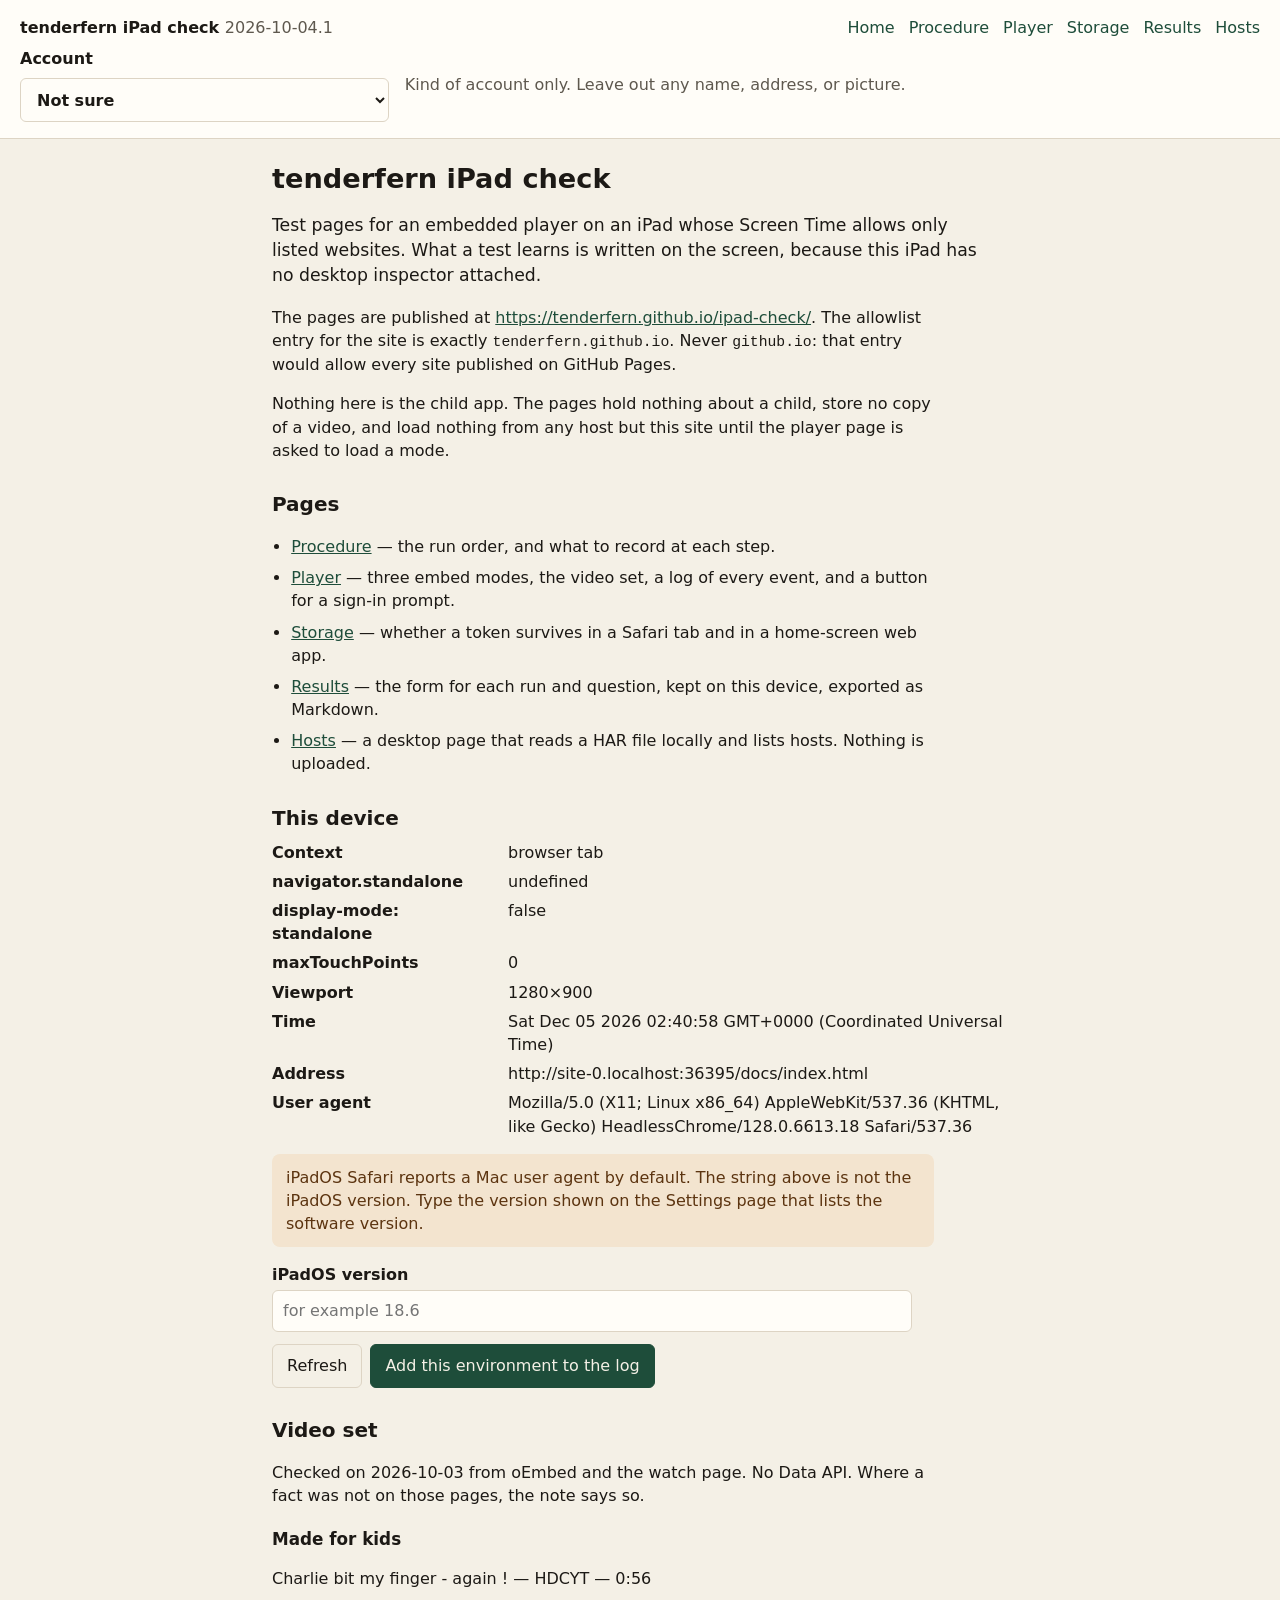
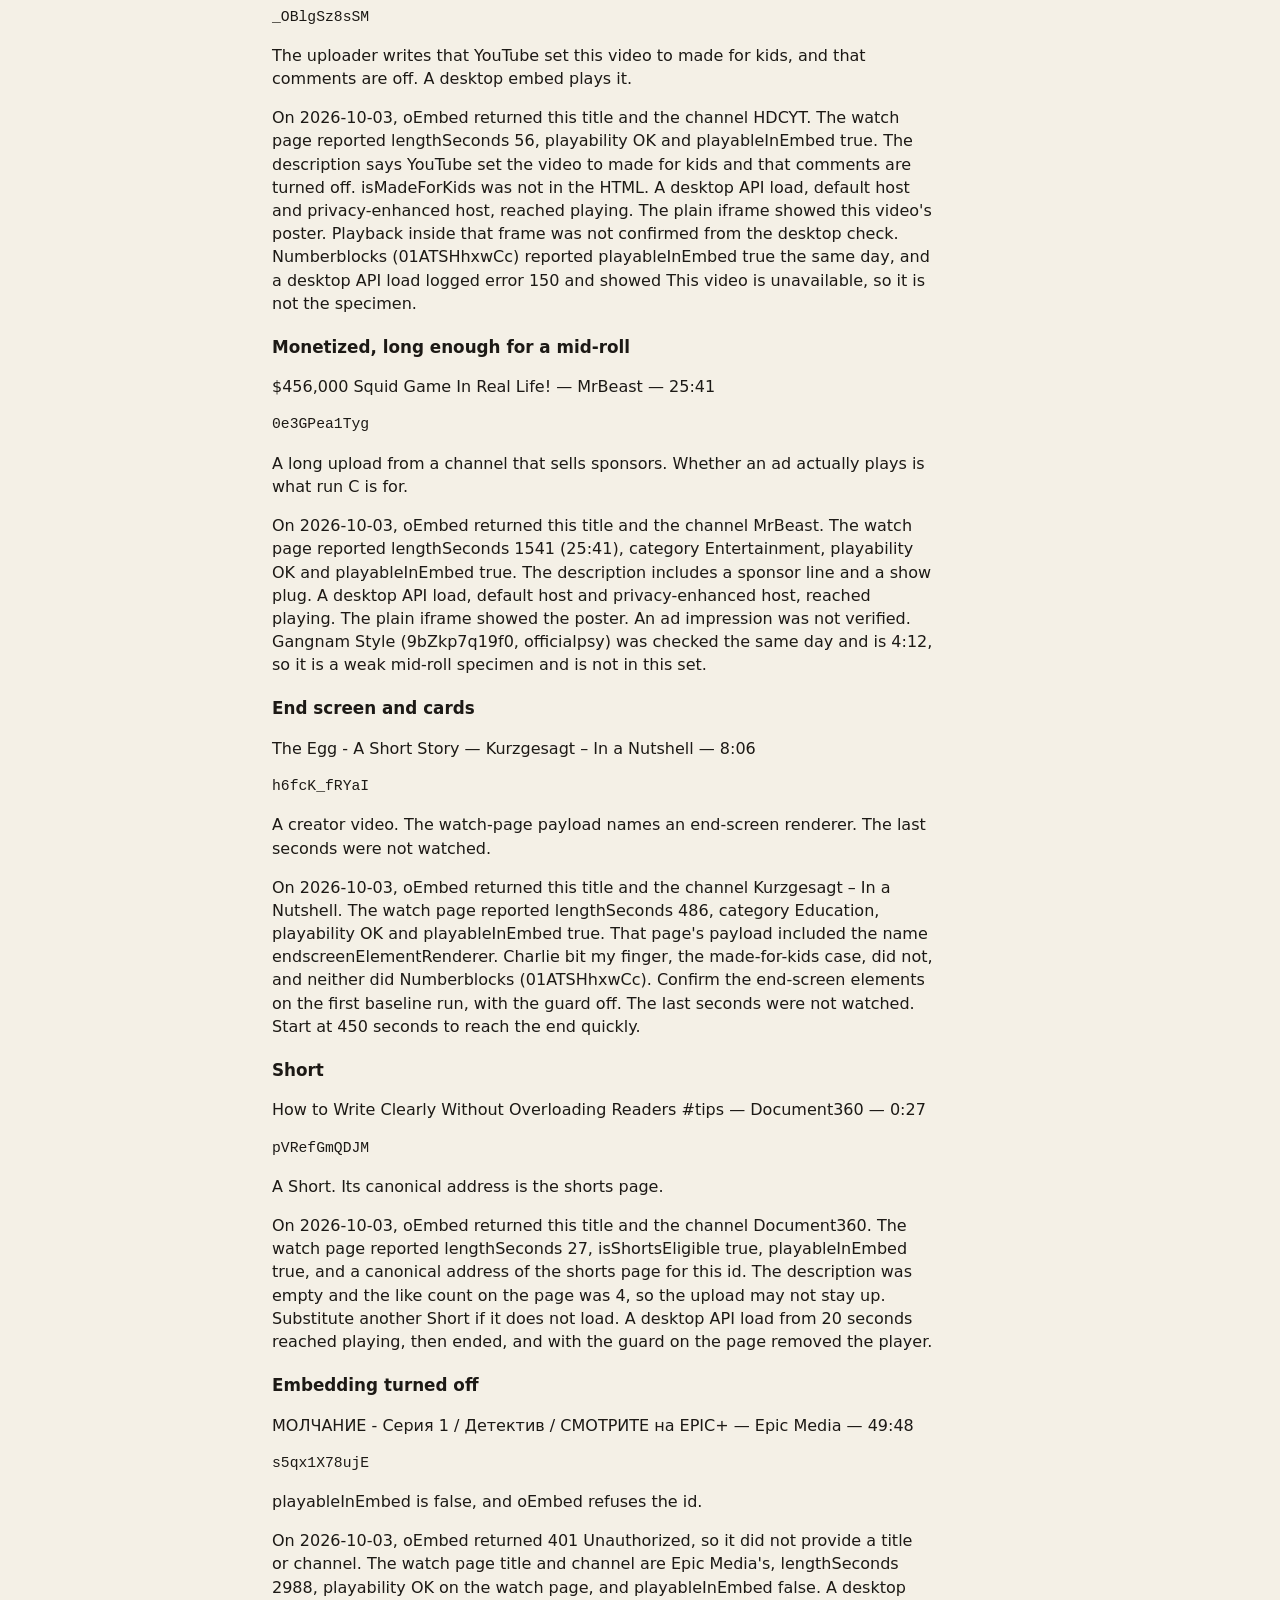
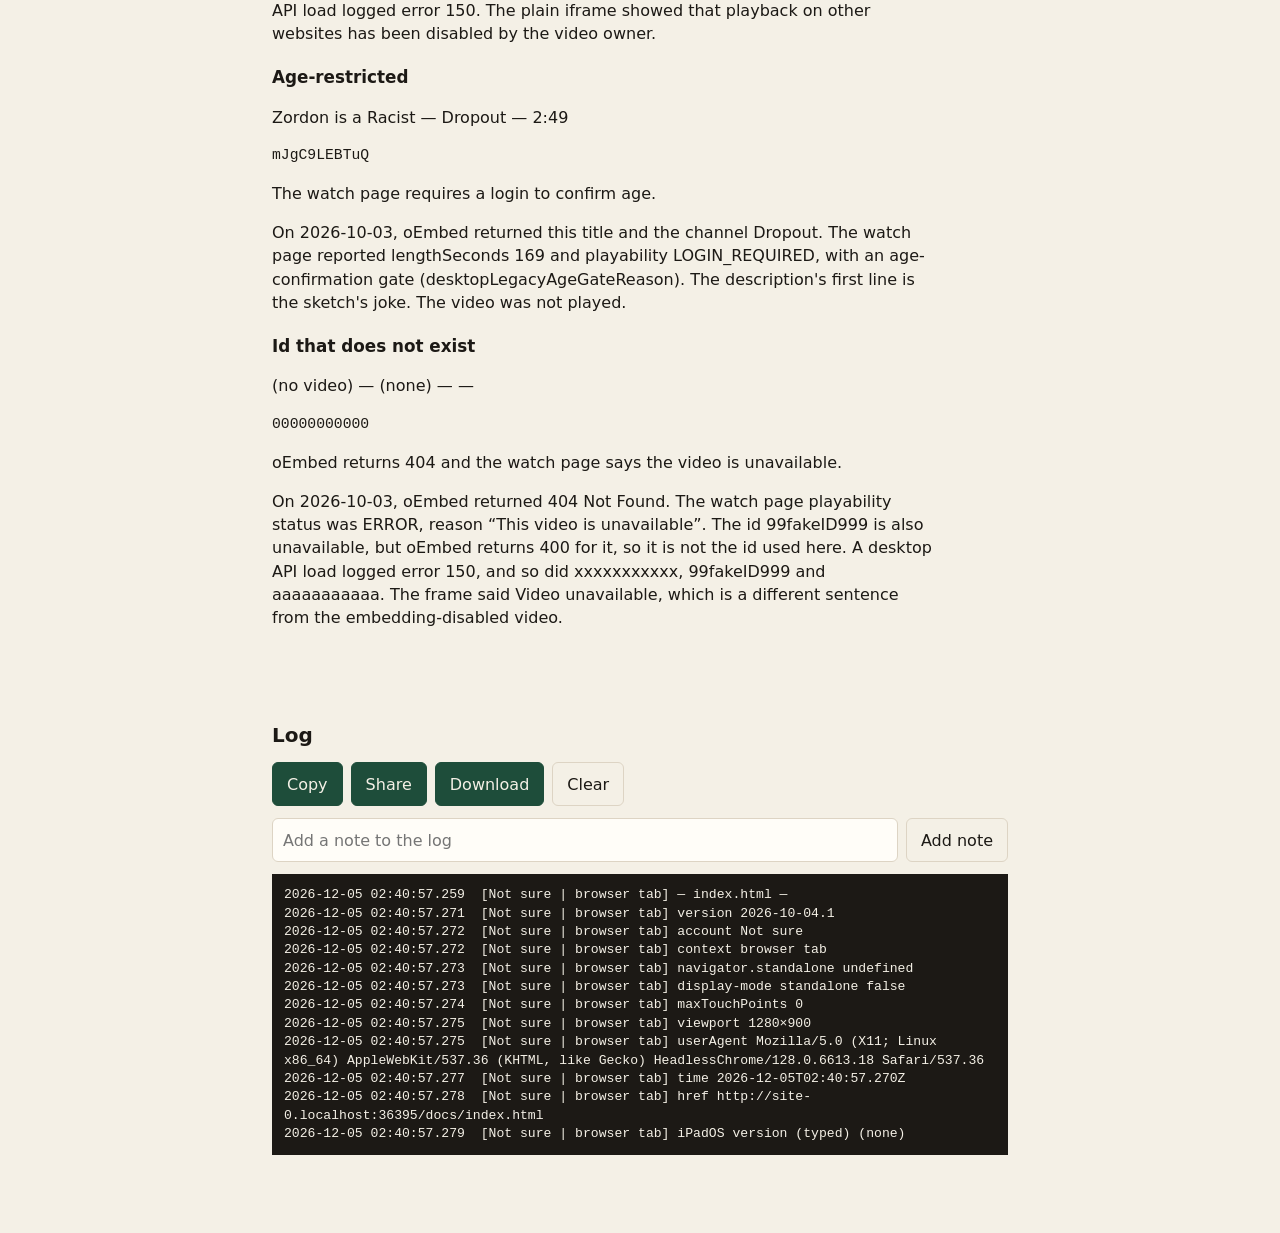
<file: docs/index.html>
<!DOCTYPE html>
<html lang="en">
<head>
  <meta charset="utf-8">
  <meta name="viewport" content="width=device-width, initial-scale=1">
  <meta name="tf-version" content="2026-10-04.1">
  <meta name="theme-color" content="#f4f0e6">
  <meta name="apple-mobile-web-app-capable" content="yes">
  <meta name="mobile-web-app-capable" content="yes">
  <meta name="apple-mobile-web-app-title" content="iPad check">
  <meta name="apple-mobile-web-app-status-bar-style" content="default">
  <link rel="manifest" href="app.webmanifest?v=2026-10-04.1">
  <link rel="stylesheet" href="style.css?v=2026-10-04.1">
  <title>tenderfern iPad check</title>
</head>
<body>
  <header class="site">
    <p class="brand"><a href="index.html">tenderfern iPad check</a> <span class="version">2026-10-04.1</span></p>
    <nav>
      <a href="index.html" aria-current="page">Home</a>
      <a href="procedure.html">Procedure</a>
      <a href="player.html">Player</a>
      <a href="storage.html">Storage</a>
      <a href="results.html">Results</a>
      <a href="har.html">Hosts</a>
    </nav>
  </header>
  <main>
    <h1>tenderfern iPad check</h1>
    <p class="lede">Test pages for an embedded player on an iPad whose Screen Time allows only listed websites. What a test learns is written on the screen, because this iPad has no desktop inspector attached.</p>
    <p>The pages are published at <a href="https://tenderfern.github.io/ipad-check/">https://tenderfern.github.io/ipad-check/</a>. The allowlist entry for the site is exactly <code>tenderfern.github.io</code>. Never <code>github.io</code>: that entry would allow every site published on GitHub Pages.</p>
    <p>Nothing here is the child app. The pages hold nothing about a child, store no copy of a video, and load nothing from any host but this site until the player page is asked to load a mode.</p>
    <h2>Pages</h2>
    <ul class="page-list">
      <li><a href="procedure.html">Procedure</a> — the run order, and what to record at each step.</li>
      <li><a href="player.html">Player</a> — three embed modes, the video set, a log of every event, and a button for a sign-in prompt.</li>
      <li><a href="storage.html">Storage</a> — whether a token survives in a Safari tab and in a home-screen web app.</li>
      <li><a href="results.html">Results</a> — the form for each run and question, kept on this device, exported as Markdown.</li>
      <li><a href="har.html">Hosts</a> — a desktop page that reads a HAR file locally and lists hosts. Nothing is uploaded.</li>
    </ul>
    <h2>This device</h2>
    <dl class="env-grid">
      <dt>Context</dt>
      <dd id="env-context"></dd>
      <dt>navigator.standalone</dt>
      <dd id="env-standalone"></dd>
      <dt>display-mode: standalone</dt>
      <dd id="env-displayMode"></dd>
      <dt>maxTouchPoints</dt>
      <dd id="env-touch"></dd>
      <dt>Viewport</dt>
      <dd id="env-viewport"></dd>
      <dt>Time</dt>
      <dd id="env-time"></dd>
      <dt>Address</dt>
      <dd id="env-href"></dd>
      <dt>User agent</dt>
      <dd id="env-ua"></dd>
    </dl>
    <p class="note">iPadOS Safari reports a Mac user agent by default. The string above is not the iPadOS version. Type the version shown on the Settings page that lists the software version.</p>
    <label class="field">
      <span class="field-label">iPadOS version</span>
      <input id="ipados" type="text" autocomplete="off" placeholder="for example 18.6">
    </label>
    <div class="actions">
      <button type="button" id="refresh-env" class="secondary">Refresh</button>
      <button type="button" id="log-env">Add this environment to the log</button>
    </div>
    <h2>Video set</h2>
    <p>Checked on 2026-10-03 from oEmbed and the watch page. No Data API. Where a fact was not on those pages, the note says so.</p>
    <div id="video-set"></div>
    <noscript><p class="caution">This page needs JavaScript to fill the environment and the video set.</p></noscript>
  </main>
  <section id="log-panel" class="panel"></section>
  <script src="config.js?v=2026-10-04.1"></script>
  <script src="log.js?v=2026-10-04.1"></script>
  <script src="home.js?v=2026-10-04.1"></script>
</body>
</html>
</file>
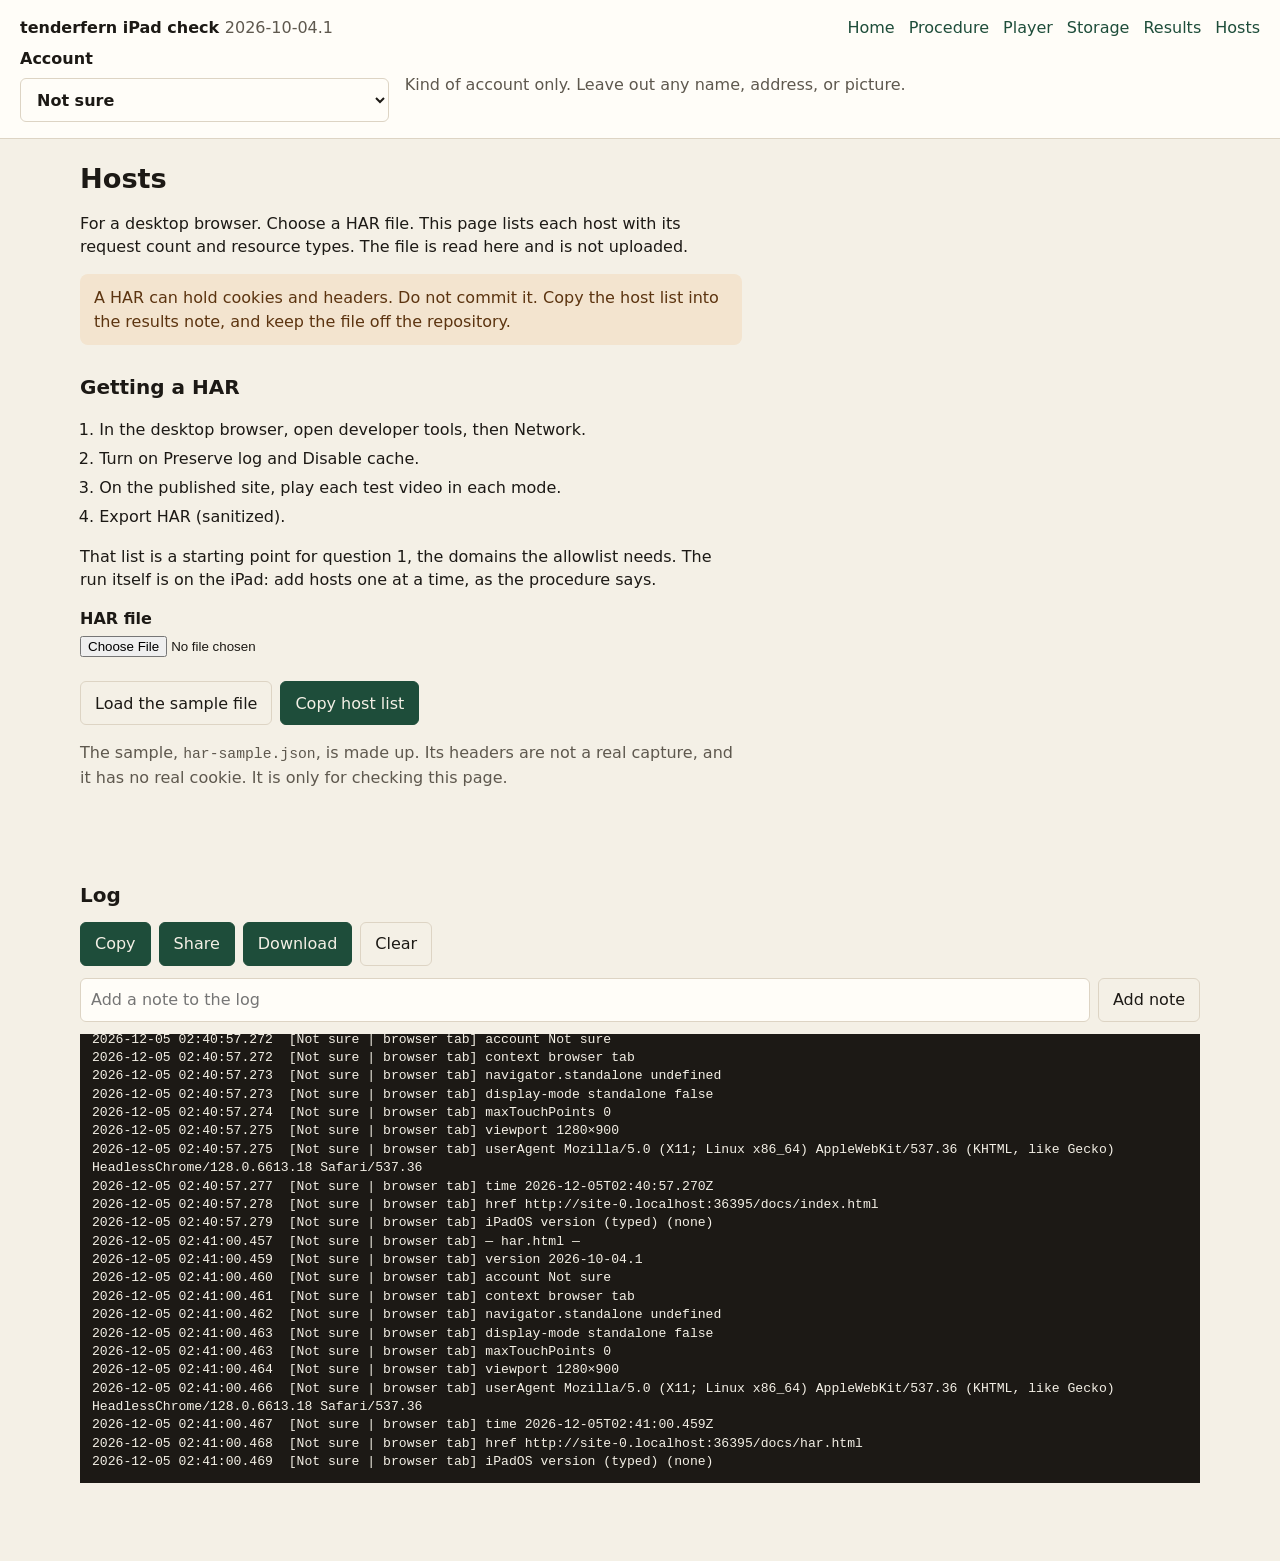
<file: docs/har.html>
<!DOCTYPE html>
<html lang="en">
<head>
  <meta charset="utf-8">
  <meta name="viewport" content="width=device-width, initial-scale=1">
  <meta name="tf-version" content="2026-10-04.1">
  <meta name="theme-color" content="#f4f0e6">
  <meta name="apple-mobile-web-app-capable" content="yes">
  <meta name="mobile-web-app-capable" content="yes">
  <meta name="apple-mobile-web-app-title" content="iPad check">
  <meta name="apple-mobile-web-app-status-bar-style" content="default">
  <link rel="manifest" href="app.webmanifest?v=2026-10-04.1">
  <link rel="stylesheet" href="style.css?v=2026-10-04.1">
  <title>tenderfern iPad check — hosts</title>
</head>
<body class="wide">
  <header class="site">
    <p class="brand"><a href="index.html">tenderfern iPad check</a> <span class="version">2026-10-04.1</span></p>
    <nav>
      <a href="index.html">Home</a>
      <a href="procedure.html">Procedure</a>
      <a href="player.html">Player</a>
      <a href="storage.html">Storage</a>
      <a href="results.html">Results</a>
      <a href="har.html" aria-current="page">Hosts</a>
    </nav>
  </header>
  <main>
    <h1>Hosts</h1>
    <p>For a desktop browser. Choose a HAR file. This page lists each host with its request count and resource types. The file is read here and is not uploaded.</p>
    <p class="note">A HAR can hold cookies and headers. Do not commit it. Copy the host list into the results note, and keep the file off the repository.</p>
    <h2>Getting a HAR</h2>
    <ol class="checklist">
      <li>In the desktop browser, open developer tools, then Network.</li>
      <li>Turn on Preserve log and Disable cache.</li>
      <li>On the published site, play each test video in each mode.</li>
      <li>Export HAR (sanitized).</li>
    </ol>
    <p>That list is a starting point for question 1, the domains the allowlist needs. The run itself is on the iPad: add hosts one at a time, as the procedure says.</p>
    <div class="actions">
      <label class="field">
        <span class="field-label">HAR file</span>
        <input id="har-file" type="file" accept=".har,.json,application/json">
      </label>
    </div>
    <div class="actions">
      <button type="button" id="har-sample" class="secondary">Load the sample file</button>
      <button type="button" id="har-copy">Copy host list</button>
    </div>
    <p class="muted">The sample, <code>har-sample.json</code>, is made up. Its headers are not a real capture, and it has no real cookie. It is only for checking this page.</p>
    <div id="har-report"></div>
    <noscript><p class="caution">This page needs JavaScript. The file would not be uploaded either way.</p></noscript>
  </main>
  <section id="log-panel" class="panel"></section>
  <script src="config.js?v=2026-10-04.1"></script>
  <script src="log.js?v=2026-10-04.1"></script>
  <script src="har.js?v=2026-10-04.1"></script>
</body>
</html>
</file>
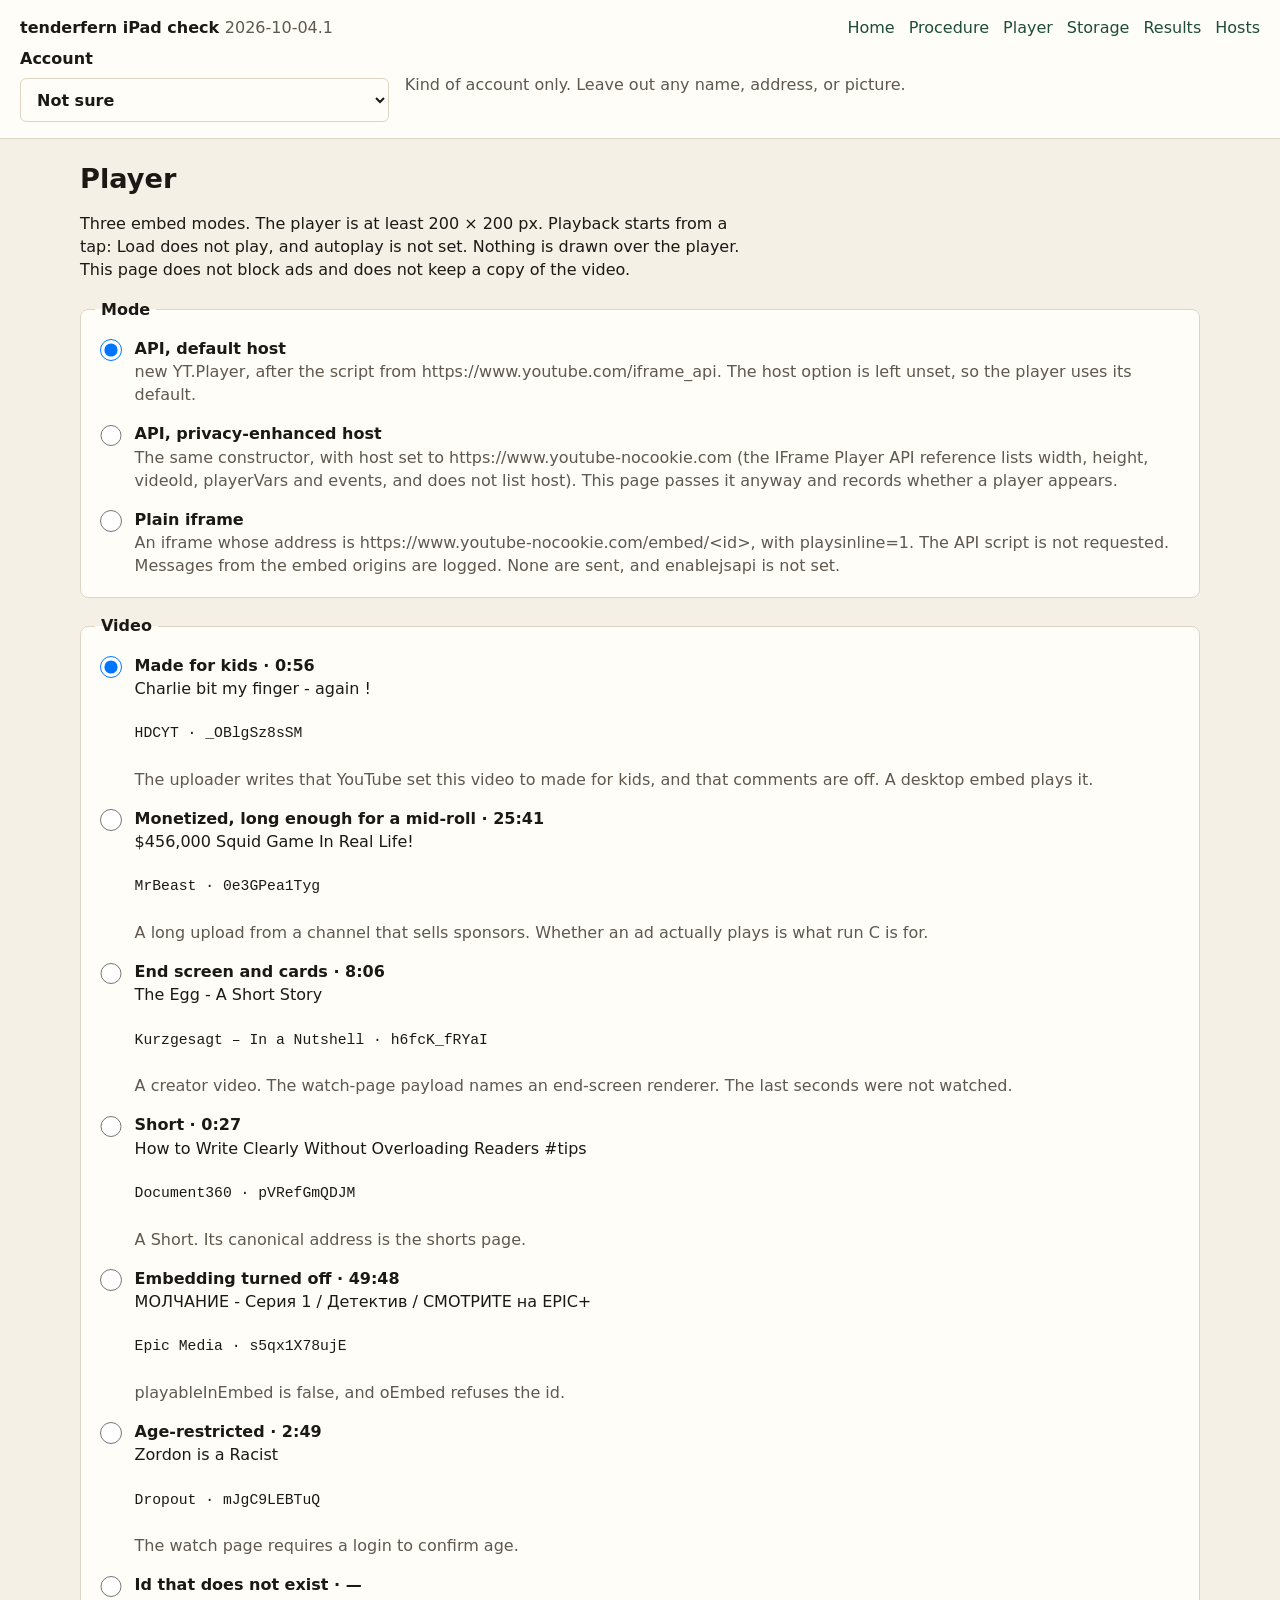
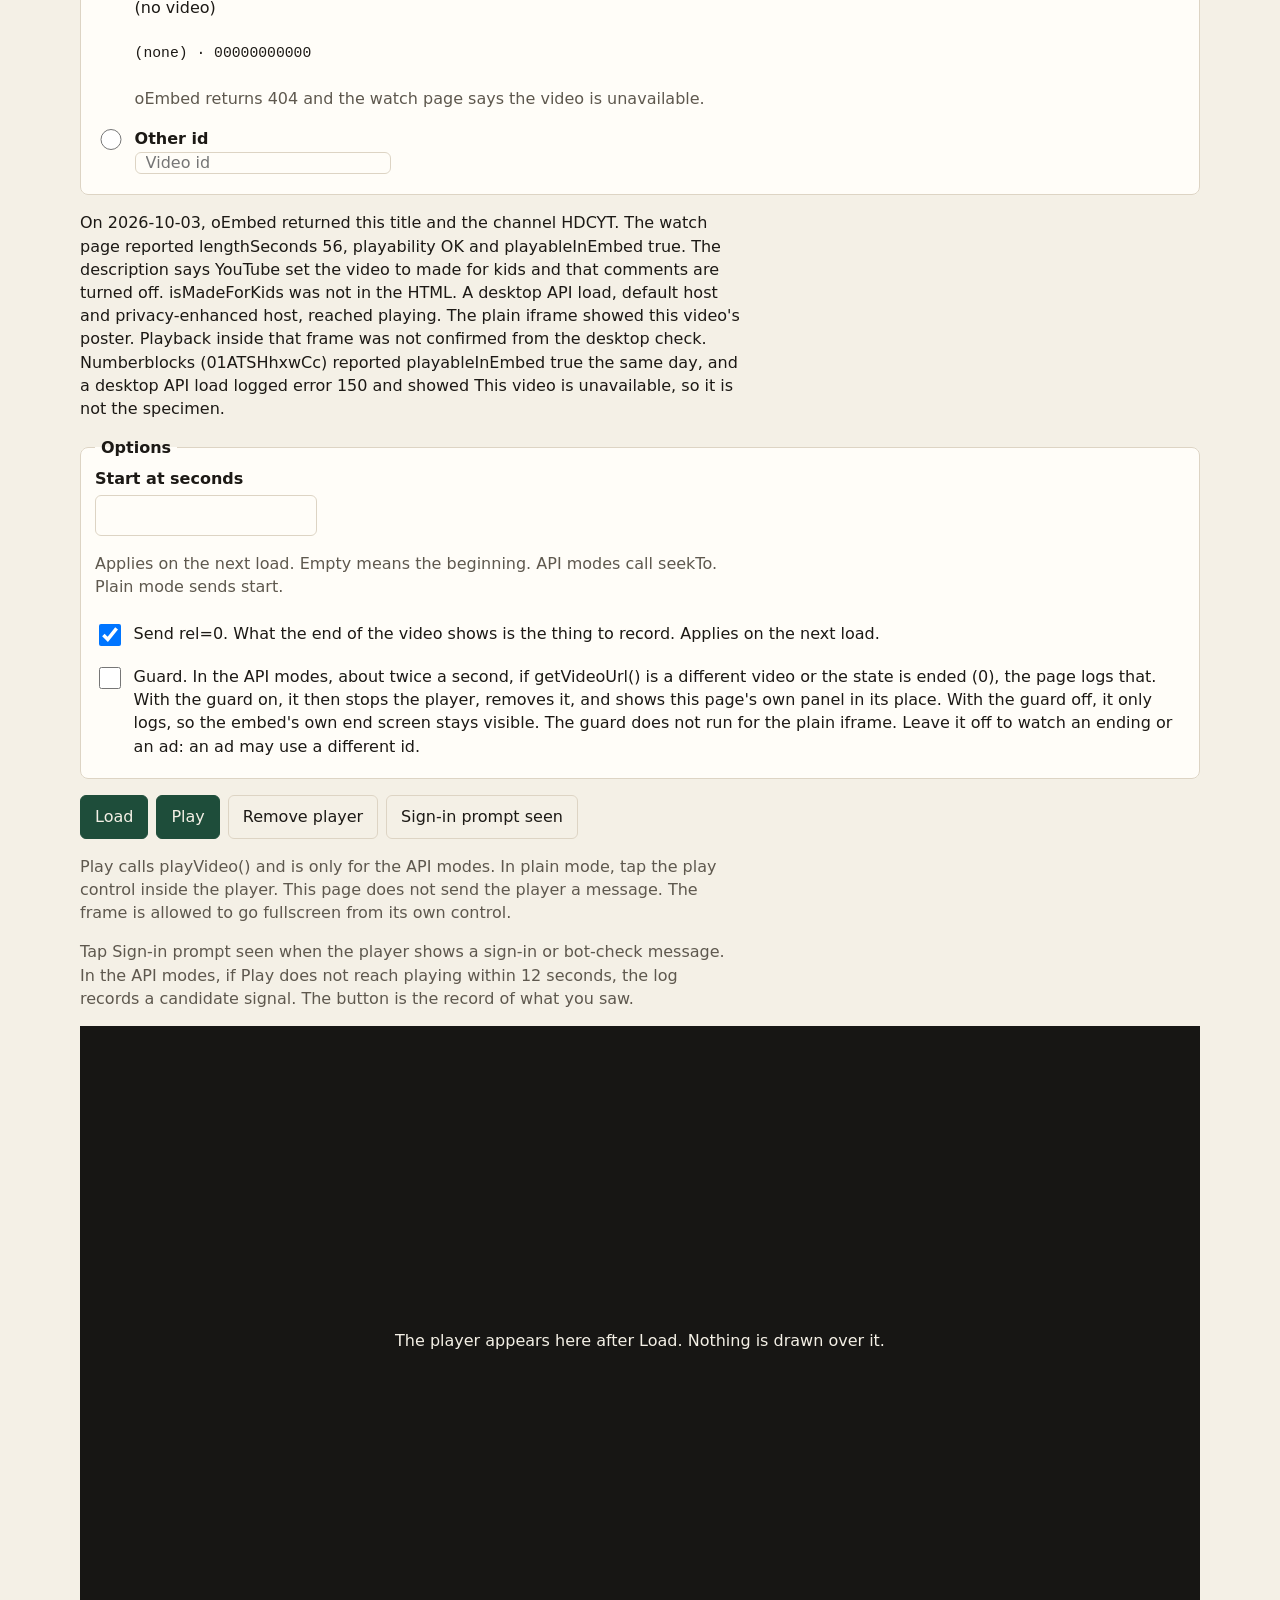
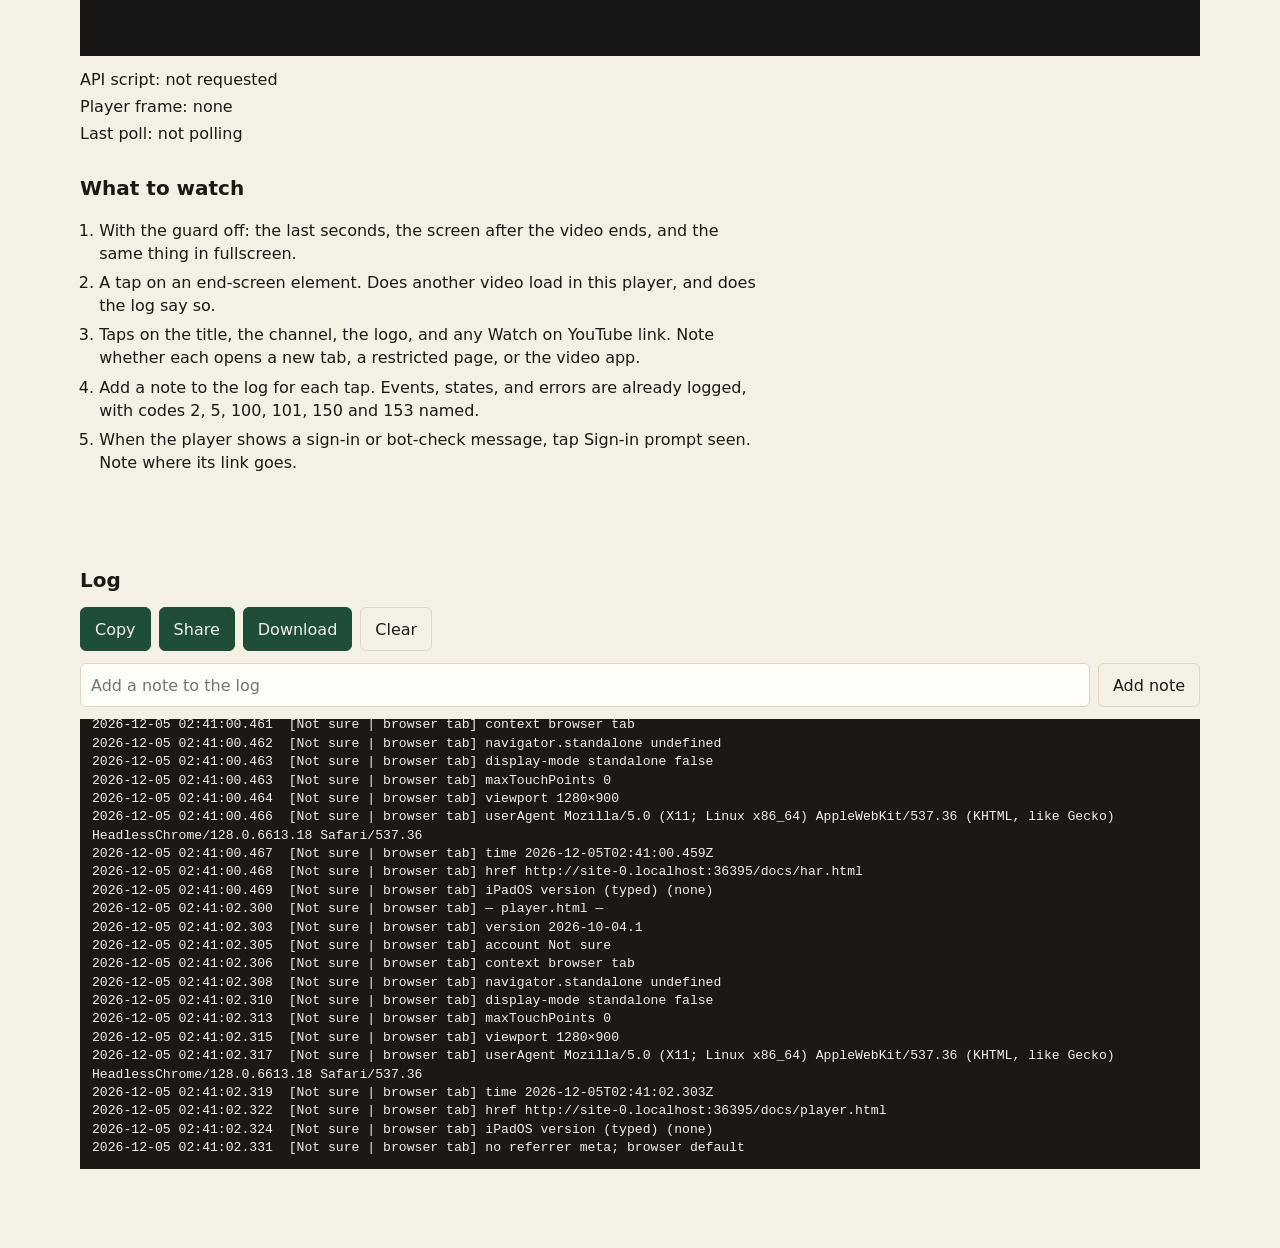
<file: docs/player.html>
<!DOCTYPE html>
<html lang="en">
<head>
  <meta charset="utf-8">
  <meta name="viewport" content="width=device-width, initial-scale=1">
  <meta name="tf-version" content="2026-10-04.1">
  <meta name="theme-color" content="#f4f0e6">
  <meta name="apple-mobile-web-app-capable" content="yes">
  <meta name="mobile-web-app-capable" content="yes">
  <meta name="apple-mobile-web-app-title" content="iPad check">
  <meta name="apple-mobile-web-app-status-bar-style" content="default">
  <link rel="manifest" href="app.webmanifest?v=2026-10-04.1">
  <link rel="stylesheet" href="style.css?v=2026-10-04.1">
  <title>tenderfern iPad check — player</title>
</head>
<body class="wide">
  <header class="site">
    <p class="brand"><a href="index.html">tenderfern iPad check</a> <span class="version">2026-10-04.1</span></p>
    <nav>
      <a href="index.html">Home</a>
      <a href="procedure.html">Procedure</a>
      <a href="player.html" aria-current="page">Player</a>
      <a href="storage.html">Storage</a>
      <a href="results.html">Results</a>
      <a href="har.html">Hosts</a>
    </nav>
  </header>
  <main>
    <h1>Player</h1>
    <p>Three embed modes. The player is at least 200 × 200 px. Playback starts from a tap: Load does not play, and autoplay is not set. Nothing is drawn over the player. This page does not block ads and does not keep a copy of the video.</p>
    <fieldset id="modes">
      <legend>Mode</legend>
    </fieldset>
    <fieldset id="videos">
      <legend>Video</legend>
    </fieldset>
    <div id="video-detail"></div>
    <fieldset>
      <legend>Options</legend>
      <div class="inline">
        <label class="field">
          <span class="field-label">Start at seconds</span>
          <input id="start" type="number" min="0" step="1" inputmode="numeric">
        </label>
        <div id="start-hint"></div>
      </div>
      <p class="muted">Applies on the next load. Empty means the beginning. API modes call seekTo. Plain mode sends start.</p>
      <label class="choice">
        <input id="rel" type="checkbox" checked>
        <span>Send rel=0. What the end of the video shows is the thing to record. Applies on the next load.</span>
      </label>
      <label class="choice">
        <input id="guard" type="checkbox">
        <span>Guard. In the API modes, about twice a second, if getVideoUrl() is a different video or the state is ended (0), the page logs that. With the guard on, it then stops the player, removes it, and shows this page's own panel in its place. With the guard off, it only logs, so the embed's own end screen stays visible. The guard does not run for the plain iframe. Leave it off to watch an ending or an ad: an ad may use a different id.</span>
      </label>
    </fieldset>
    <div class="actions">
      <button type="button" id="load-player">Load</button>
      <button type="button" id="page-play" disabled>Play</button>
      <button type="button" id="remove-player" class="secondary">Remove player</button>
      <button type="button" id="sign-in-seen" class="secondary">Sign-in prompt seen</button>
    </div>
    <p class="muted">Play calls playVideo() and is only for the API modes. In plain mode, tap the play control inside the player. This page does not send the player a message. The frame is allowed to go fullscreen from its own control.</p>
    <p class="muted" id="sign-in-note"></p>
    <div id="player-slot" class="player-slot"></div>
    <ul class="status-list">
      <li>API script: <span id="script-status">not requested</span></li>
      <li>Player frame: <span id="frame-status">none</span></li>
      <li>Last poll: <span id="poll-status">not polling</span></li>
    </ul>
    <h2>What to watch</h2>
    <ol class="checklist">
      <li>With the guard off: the last seconds, the screen after the video ends, and the same thing in fullscreen.</li>
      <li>A tap on an end-screen element. Does another video load in this player, and does the log say so.</li>
      <li>Taps on the title, the channel, the logo, and any Watch on YouTube link. Note whether each opens a new tab, a restricted page, or the video app.</li>
      <li>Add a note to the log for each tap. Events, states, and errors are already logged, with codes 2, 5, 100, 101, 150 and 153 named.</li>
      <li>When the player shows a sign-in or bot-check message, tap Sign-in prompt seen. Note where its link goes.</li>
    </ol>
    <noscript><p class="caution">This page needs JavaScript. The player is not loaded.</p></noscript>
  </main>
  <section id="log-panel" class="panel"></section>
  <script src="config.js?v=2026-10-04.1"></script>
  <script src="log.js?v=2026-10-04.1"></script>
  <script src="player.js?v=2026-10-04.1"></script>
</body>
</html>
</file>
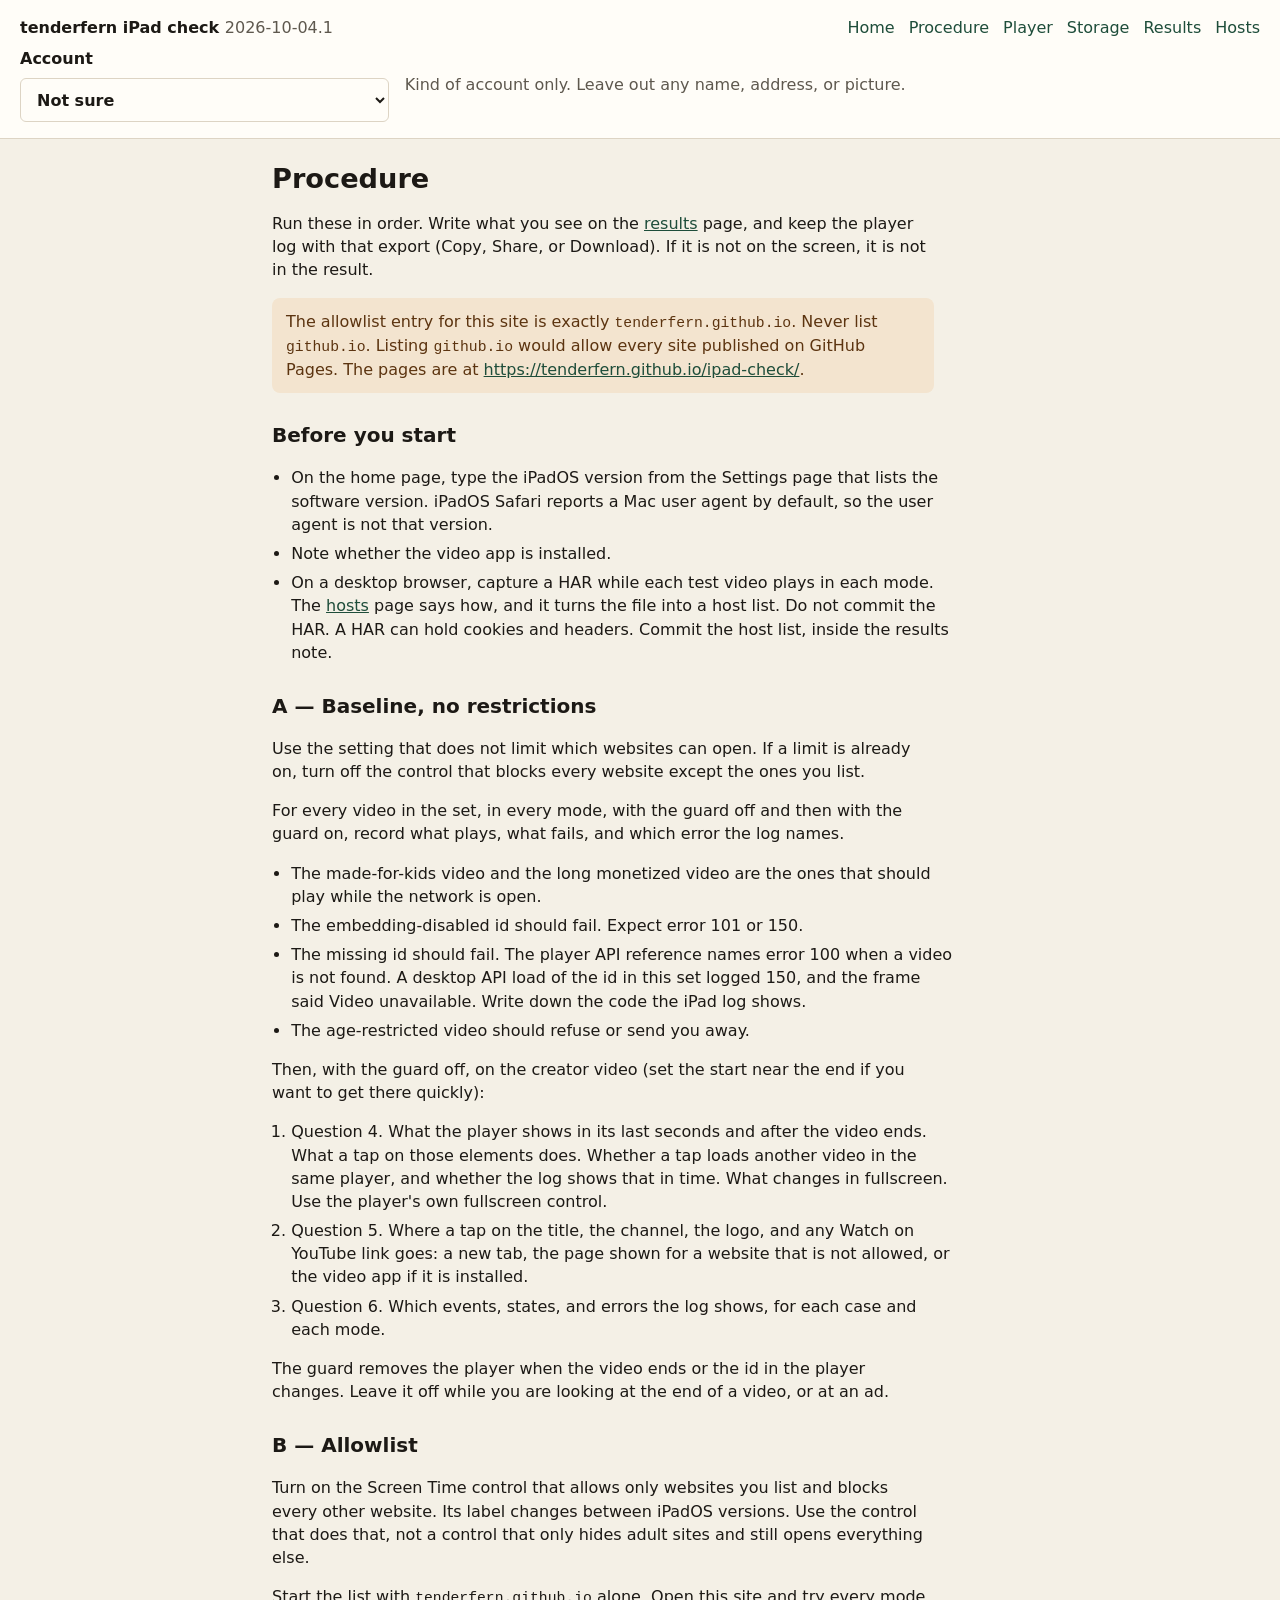
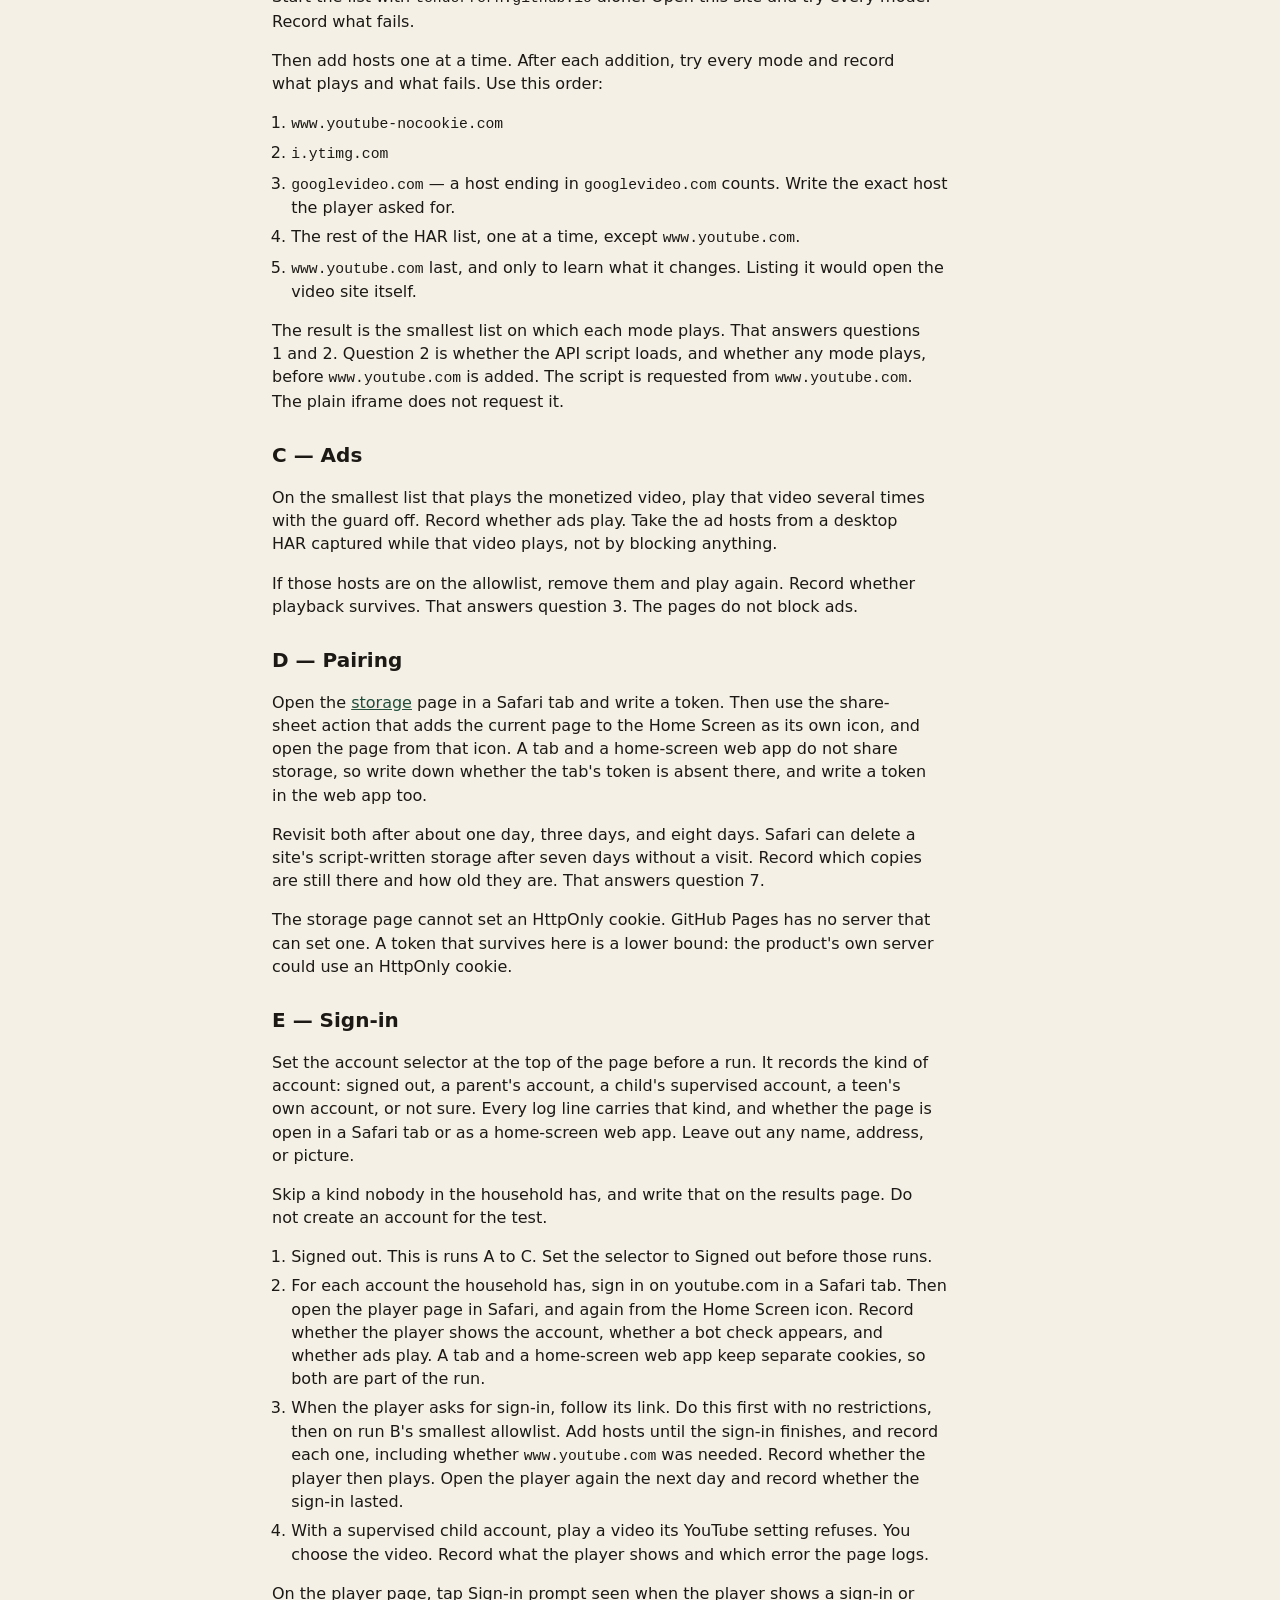
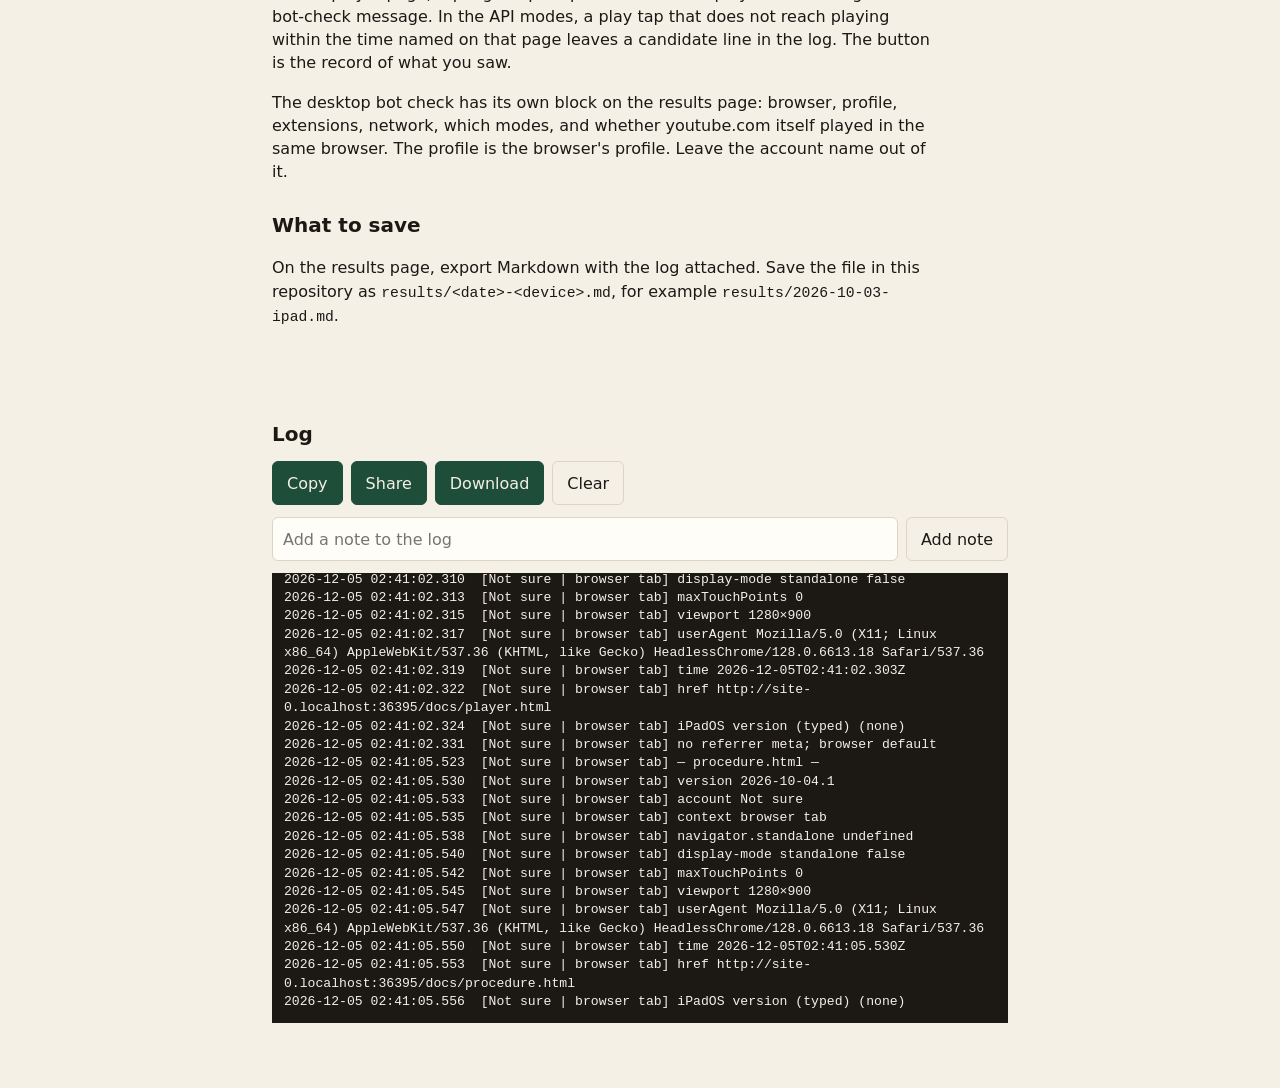
<file: docs/procedure.html>
<!DOCTYPE html>
<html lang="en">
<head>
  <meta charset="utf-8">
  <meta name="viewport" content="width=device-width, initial-scale=1">
  <meta name="tf-version" content="2026-10-04.1">
  <meta name="theme-color" content="#f4f0e6">
  <meta name="apple-mobile-web-app-capable" content="yes">
  <meta name="mobile-web-app-capable" content="yes">
  <meta name="apple-mobile-web-app-title" content="iPad check">
  <meta name="apple-mobile-web-app-status-bar-style" content="default">
  <link rel="manifest" href="app.webmanifest?v=2026-10-04.1">
  <link rel="stylesheet" href="style.css?v=2026-10-04.1">
  <title>tenderfern iPad check — procedure</title>
</head>
<body>
  <header class="site">
    <p class="brand"><a href="index.html">tenderfern iPad check</a> <span class="version">2026-10-04.1</span></p>
    <nav>
      <a href="index.html">Home</a>
      <a href="procedure.html" aria-current="page">Procedure</a>
      <a href="player.html">Player</a>
      <a href="storage.html">Storage</a>
      <a href="results.html">Results</a>
      <a href="har.html">Hosts</a>
    </nav>
  </header>
  <main>
    <h1>Procedure</h1>
    <p>Run these in order. Write what you see on the <a href="results.html">results</a> page, and keep the player log with that export (Copy, Share, or Download). If it is not on the screen, it is not in the result.</p>
    <p class="note">The allowlist entry for this site is exactly <code>tenderfern.github.io</code>. Never list <code>github.io</code>. Listing <code>github.io</code> would allow every site published on GitHub Pages. The pages are at <a href="https://tenderfern.github.io/ipad-check/">https://tenderfern.github.io/ipad-check/</a>.</p>

    <h2>Before you start</h2>
    <ul class="checklist">
      <li>On the home page, type the iPadOS version from the Settings page that lists the software version. iPadOS Safari reports a Mac user agent by default, so the user agent is not that version.</li>
      <li>Note whether the video app is installed.</li>
      <li>On a desktop browser, capture a HAR while each test video plays in each mode. The <a href="har.html">hosts</a> page says how, and it turns the file into a host list. Do not commit the HAR. A HAR can hold cookies and headers. Commit the host list, inside the results note.</li>
    </ul>

    <h2>A — Baseline, no restrictions</h2>
    <p>Use the setting that does not limit which websites can open. If a limit is already on, turn off the control that blocks every website except the ones you list.</p>
    <p>For every video in the set, in every mode, with the guard off and then with the guard on, record what plays, what fails, and which error the log names.</p>
    <ul class="checklist">
      <li>The made-for-kids video and the long monetized video are the ones that should play while the network is open.</li>
      <li>The embedding-disabled id should fail. Expect error 101 or 150.</li>
      <li>The missing id should fail. The player API reference names error 100 when a video is not found. A desktop API load of the id in this set logged 150, and the frame said Video unavailable. Write down the code the iPad log shows.</li>
      <li>The age-restricted video should refuse or send you away.</li>
    </ul>
    <p>Then, with the guard off, on the creator video (set the start near the end if you want to get there quickly):</p>
    <ol class="checklist">
      <li>Question 4. What the player shows in its last seconds and after the video ends. What a tap on those elements does. Whether a tap loads another video in the same player, and whether the log shows that in time. What changes in fullscreen. Use the player's own fullscreen control.</li>
      <li>Question 5. Where a tap on the title, the channel, the logo, and any Watch on YouTube link goes: a new tab, the page shown for a website that is not allowed, or the video app if it is installed.</li>
      <li>Question 6. Which events, states, and errors the log shows, for each case and each mode.</li>
    </ol>
    <p>The guard removes the player when the video ends or the id in the player changes. Leave it off while you are looking at the end of a video, or at an ad.</p>

    <h2>B — Allowlist</h2>
    <p>Turn on the Screen Time control that allows only websites you list and blocks every other website. Its label changes between iPadOS versions. Use the control that does that, not a control that only hides adult sites and still opens everything else.</p>
    <p>Start the list with <code>tenderfern.github.io</code> alone. Open this site and try every mode. Record what fails.</p>
    <p>Then add hosts one at a time. After each addition, try every mode and record what plays and what fails. Use this order:</p>
    <ol class="checklist">
      <li><code>www.youtube-nocookie.com</code></li>
      <li><code>i.ytimg.com</code></li>
      <li><code>googlevideo.com</code> — a host ending in <code>googlevideo.com</code> counts. Write the exact host the player asked for.</li>
      <li>The rest of the HAR list, one at a time, except <code>www.youtube.com</code>.</li>
      <li><code>www.youtube.com</code> last, and only to learn what it changes. Listing it would open the video site itself.</li>
    </ol>
    <p>The result is the smallest list on which each mode plays. That answers questions 1 and 2. Question 2 is whether the API script loads, and whether any mode plays, before <code>www.youtube.com</code> is added. The script is requested from <code>www.youtube.com</code>. The plain iframe does not request it.</p>

    <h2>C — Ads</h2>
    <p>On the smallest list that plays the monetized video, play that video several times with the guard off. Record whether ads play. Take the ad hosts from a desktop HAR captured while that video plays, not by blocking anything.</p>
    <p>If those hosts are on the allowlist, remove them and play again. Record whether playback survives. That answers question 3. The pages do not block ads.</p>

    <h2>D — Pairing</h2>
    <p>Open the <a href="storage.html">storage</a> page in a Safari tab and write a token. Then use the share-sheet action that adds the current page to the Home Screen as its own icon, and open the page from that icon. A tab and a home-screen web app do not share storage, so write down whether the tab's token is absent there, and write a token in the web app too.</p>
    <p>Revisit both after about one day, three days, and eight days. Safari can delete a site's script-written storage after seven days without a visit. Record which copies are still there and how old they are. That answers question 7.</p>
    <p>The storage page cannot set an HttpOnly cookie. GitHub Pages has no server that can set one. A token that survives here is a lower bound: the product's own server could use an HttpOnly cookie.</p>

    <h2>E — Sign-in</h2>
    <p>Set the account selector at the top of the page before a run. It records the kind of account: signed out, a parent's account, a child's supervised account, a teen's own account, or not sure. Every log line carries that kind, and whether the page is open in a Safari tab or as a home-screen web app. Leave out any name, address, or picture.</p>
    <p>Skip a kind nobody in the household has, and write that on the results page. Do not create an account for the test.</p>
    <ol class="checklist">
      <li>Signed out. This is runs A to C. Set the selector to Signed out before those runs.</li>
      <li>For each account the household has, sign in on youtube.com in a Safari tab. Then open the player page in Safari, and again from the Home Screen icon. Record whether the player shows the account, whether a bot check appears, and whether ads play. A tab and a home-screen web app keep separate cookies, so both are part of the run.</li>
      <li>When the player asks for sign-in, follow its link. Do this first with no restrictions, then on run B's smallest allowlist. Add hosts until the sign-in finishes, and record each one, including whether <code>www.youtube.com</code> was needed. Record whether the player then plays. Open the player again the next day and record whether the sign-in lasted.</li>
      <li>With a supervised child account, play a video its YouTube setting refuses. You choose the video. Record what the player shows and which error the page logs.</li>
    </ol>
    <p>On the player page, tap Sign-in prompt seen when the player shows a sign-in or bot-check message. In the API modes, a play tap that does not reach playing within the time named on that page leaves a candidate line in the log. The button is the record of what you saw.</p>
    <p>The desktop bot check has its own block on the results page: browser, profile, extensions, network, which modes, and whether youtube.com itself played in the same browser. The profile is the browser's profile. Leave the account name out of it.</p>

    <h2>What to save</h2>
    <p>On the results page, export Markdown with the log attached. Save the file in this repository as <code>results/&lt;date&gt;-&lt;device&gt;.md</code>, for example <code>results/2026-10-03-ipad.md</code>.</p>
  </main>
  <section id="log-panel" class="panel"></section>
  <script src="config.js?v=2026-10-04.1"></script>
  <script src="log.js?v=2026-10-04.1"></script>
</body>
</html>
</file>
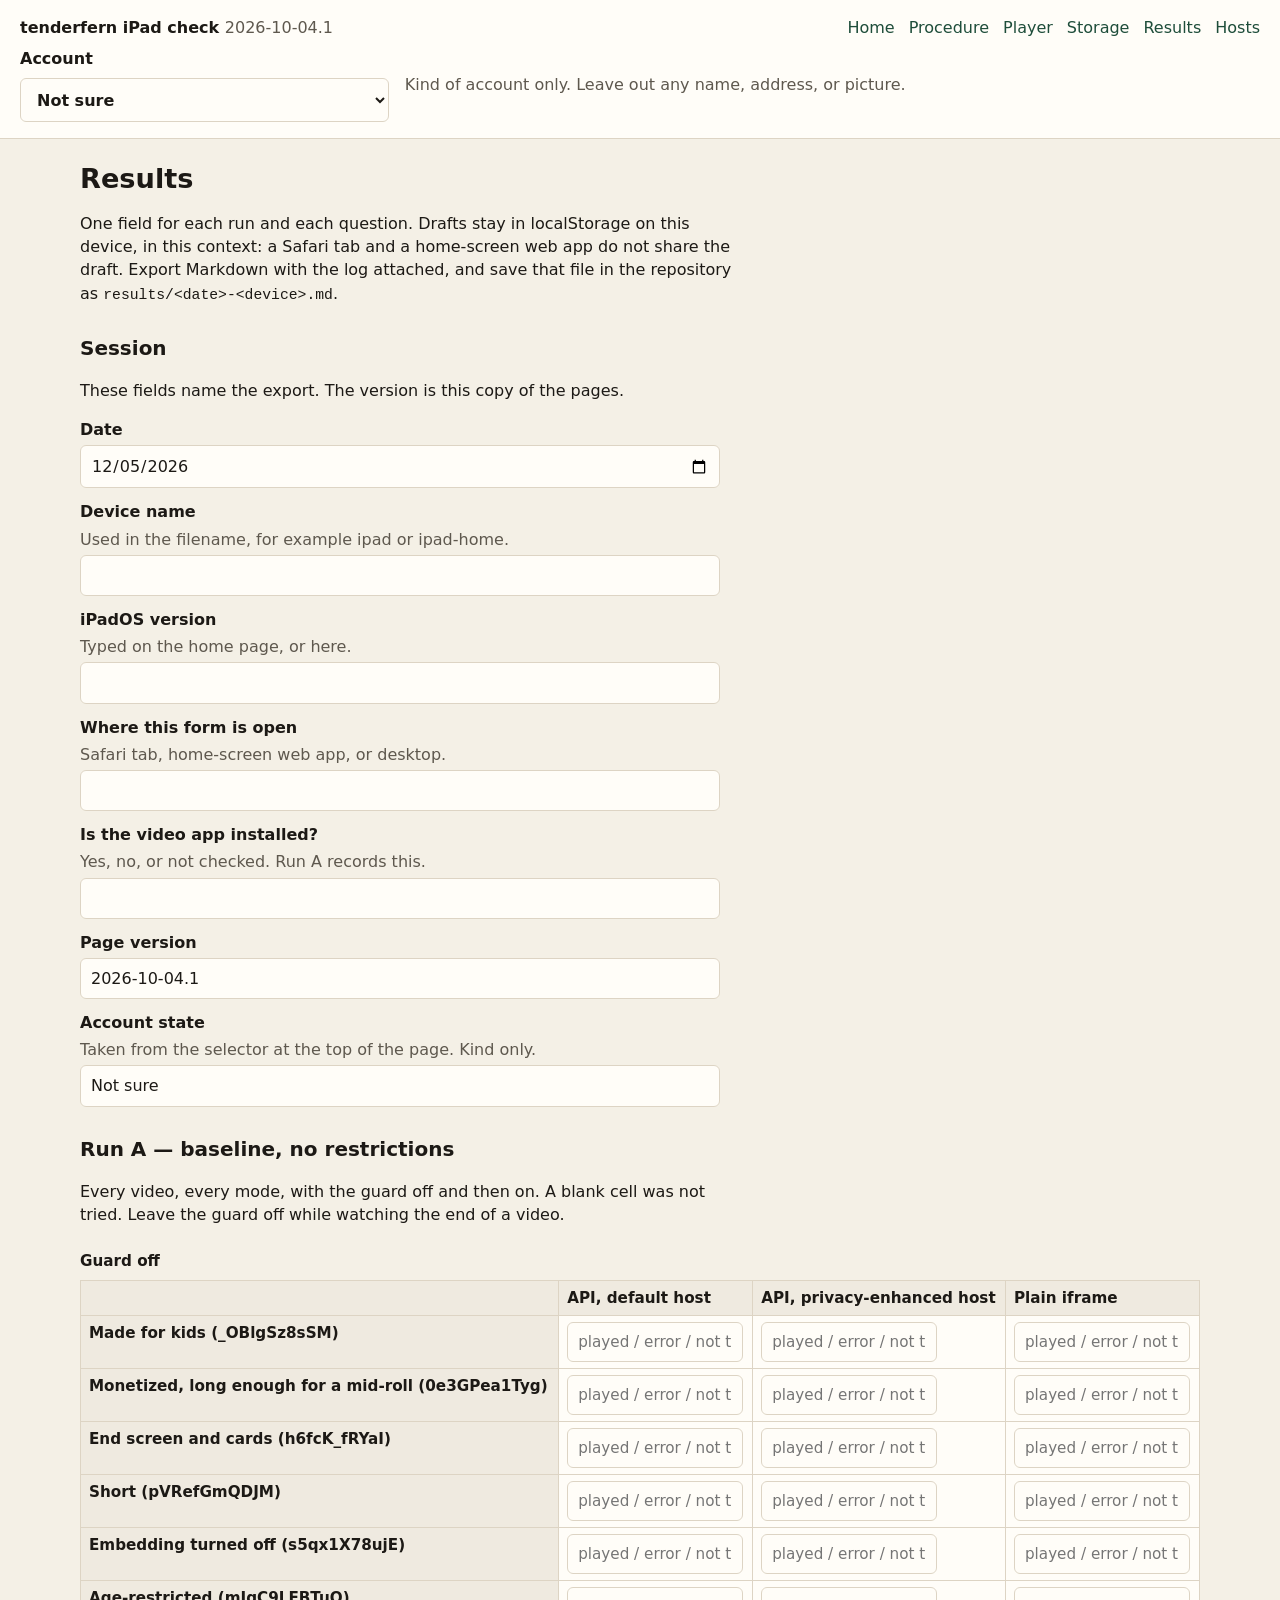
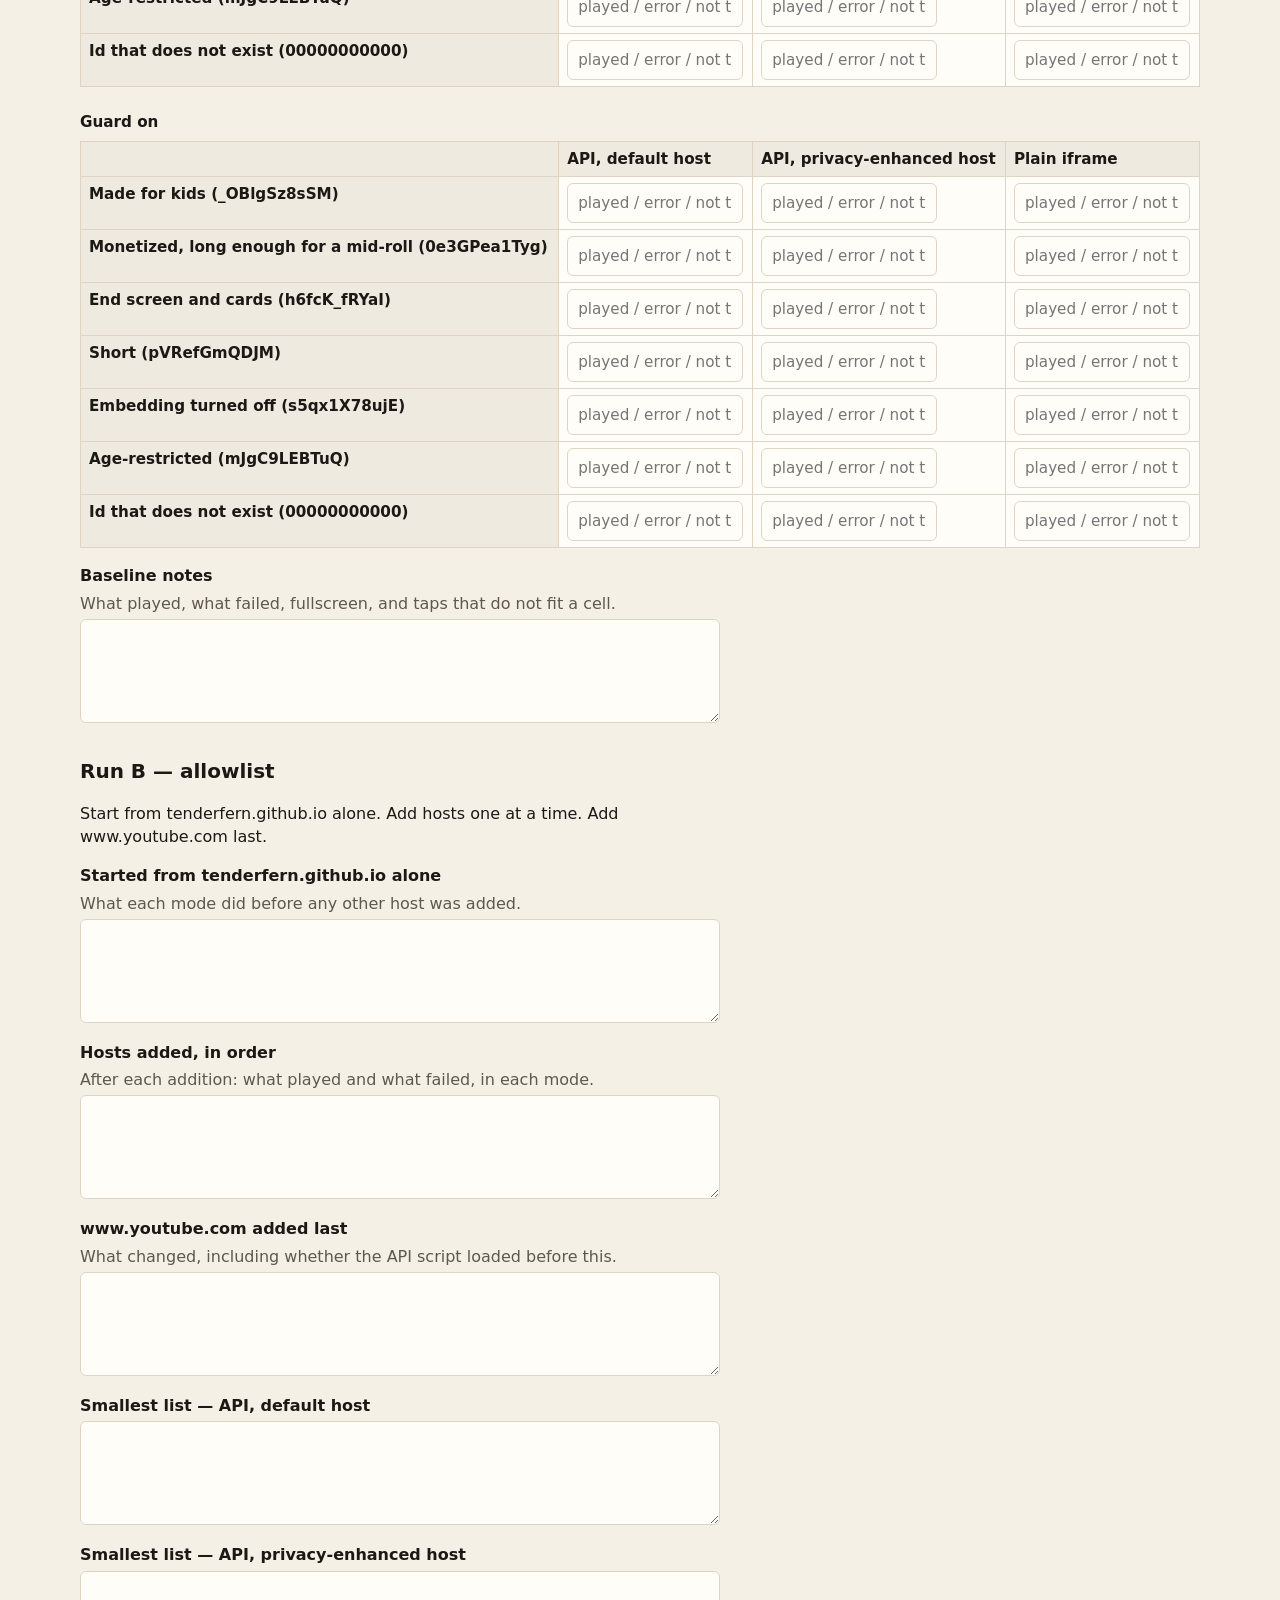
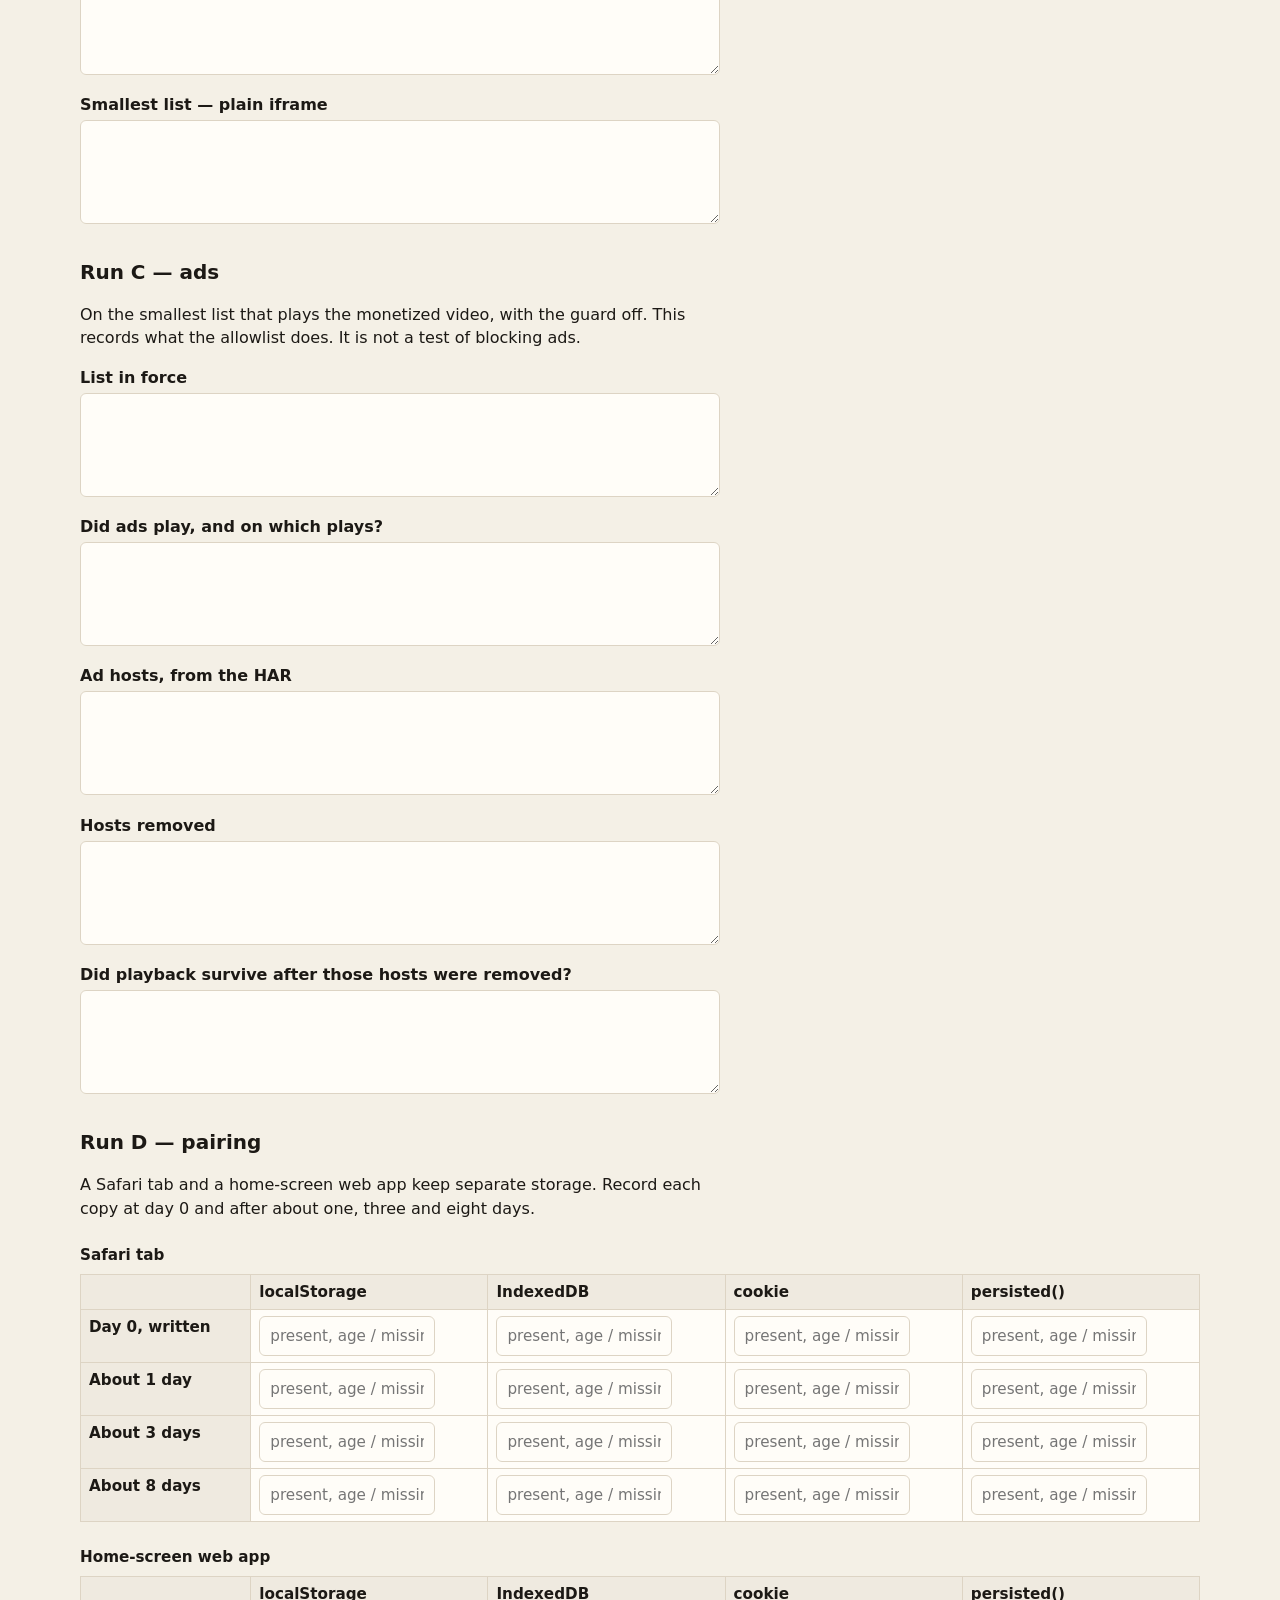
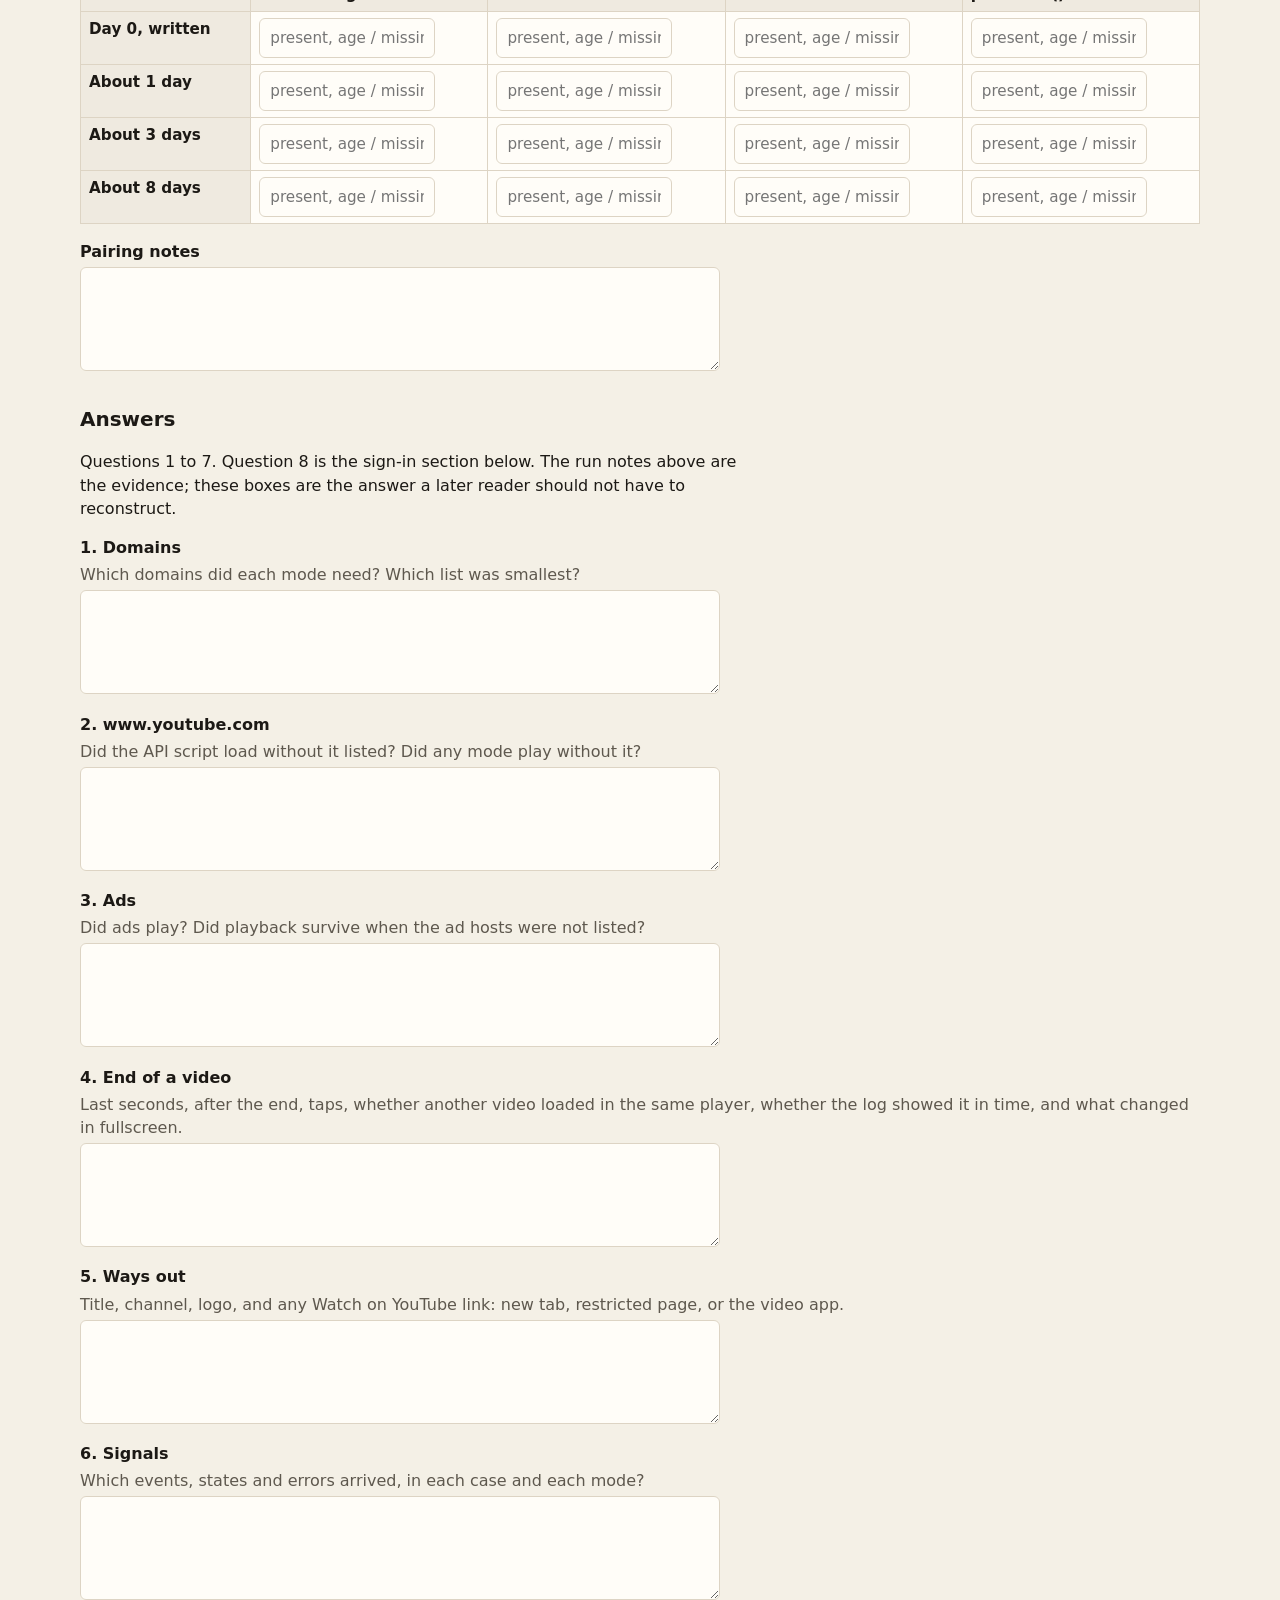
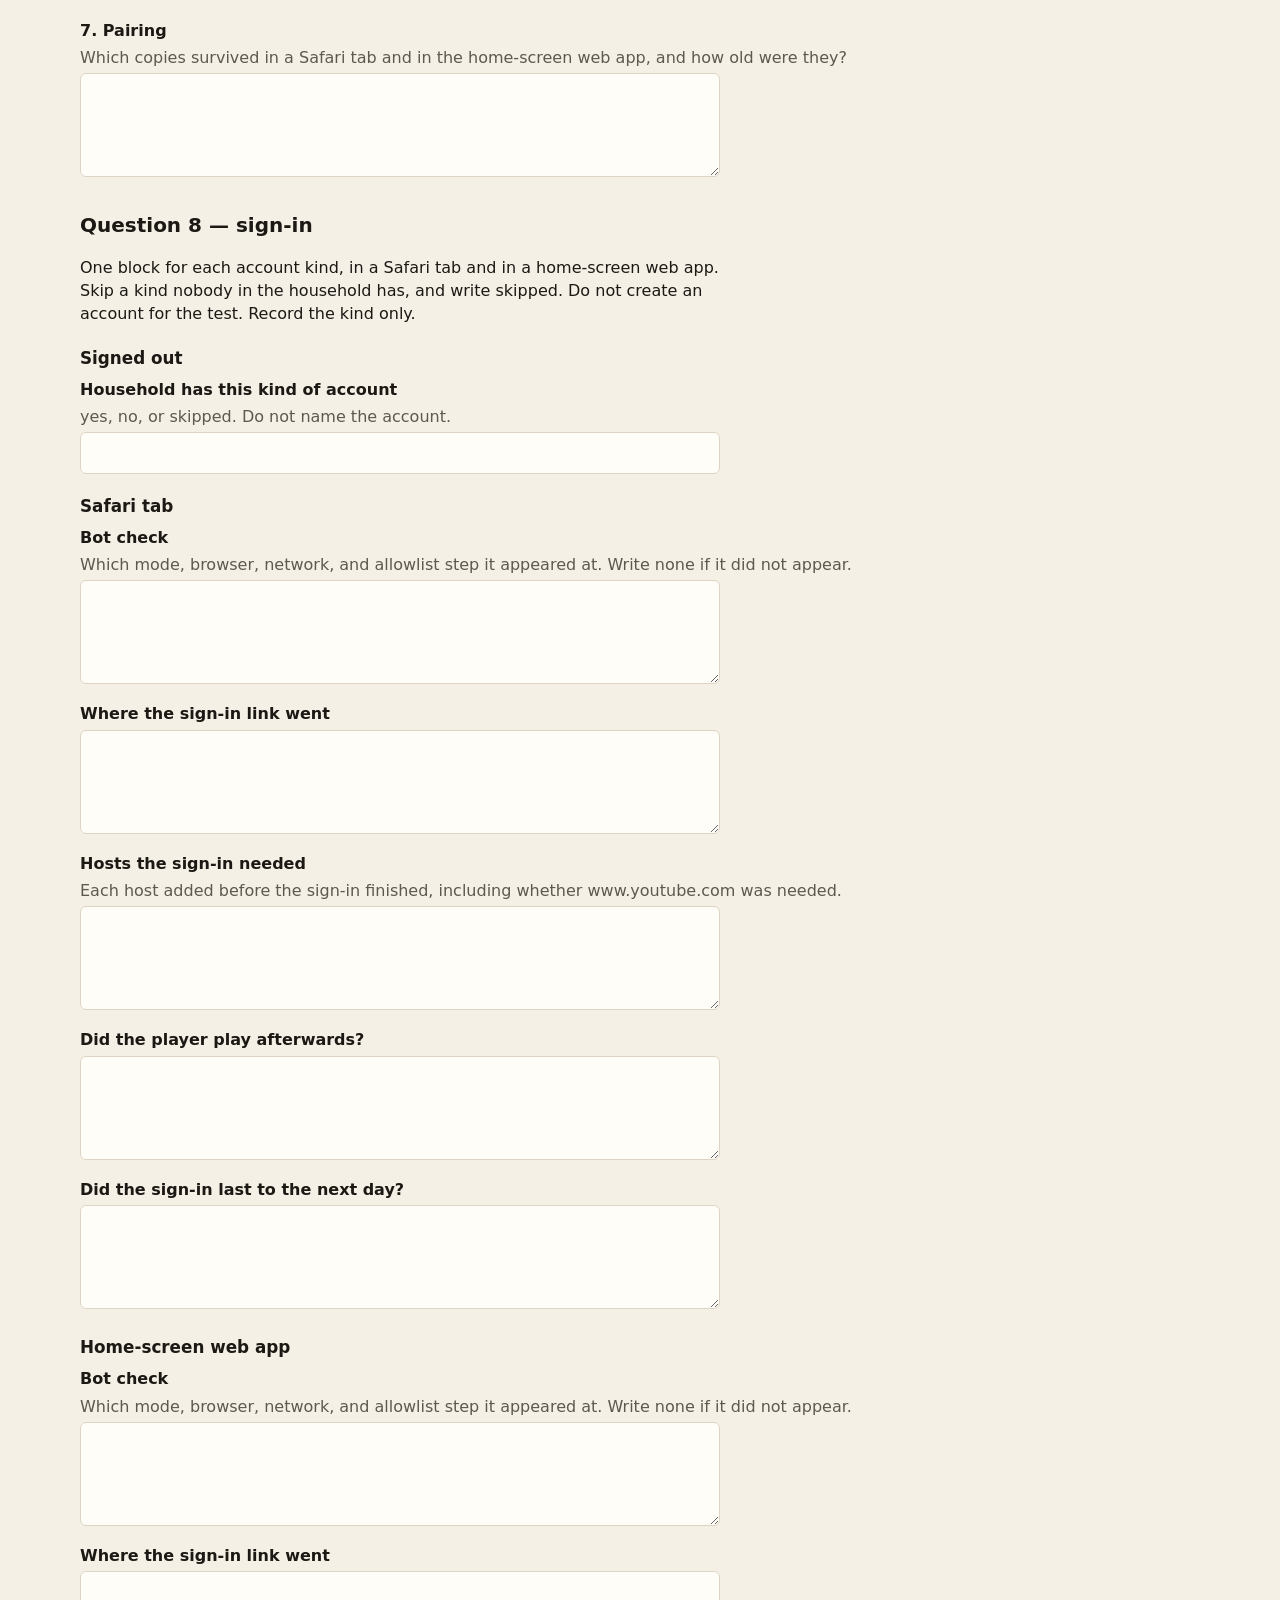
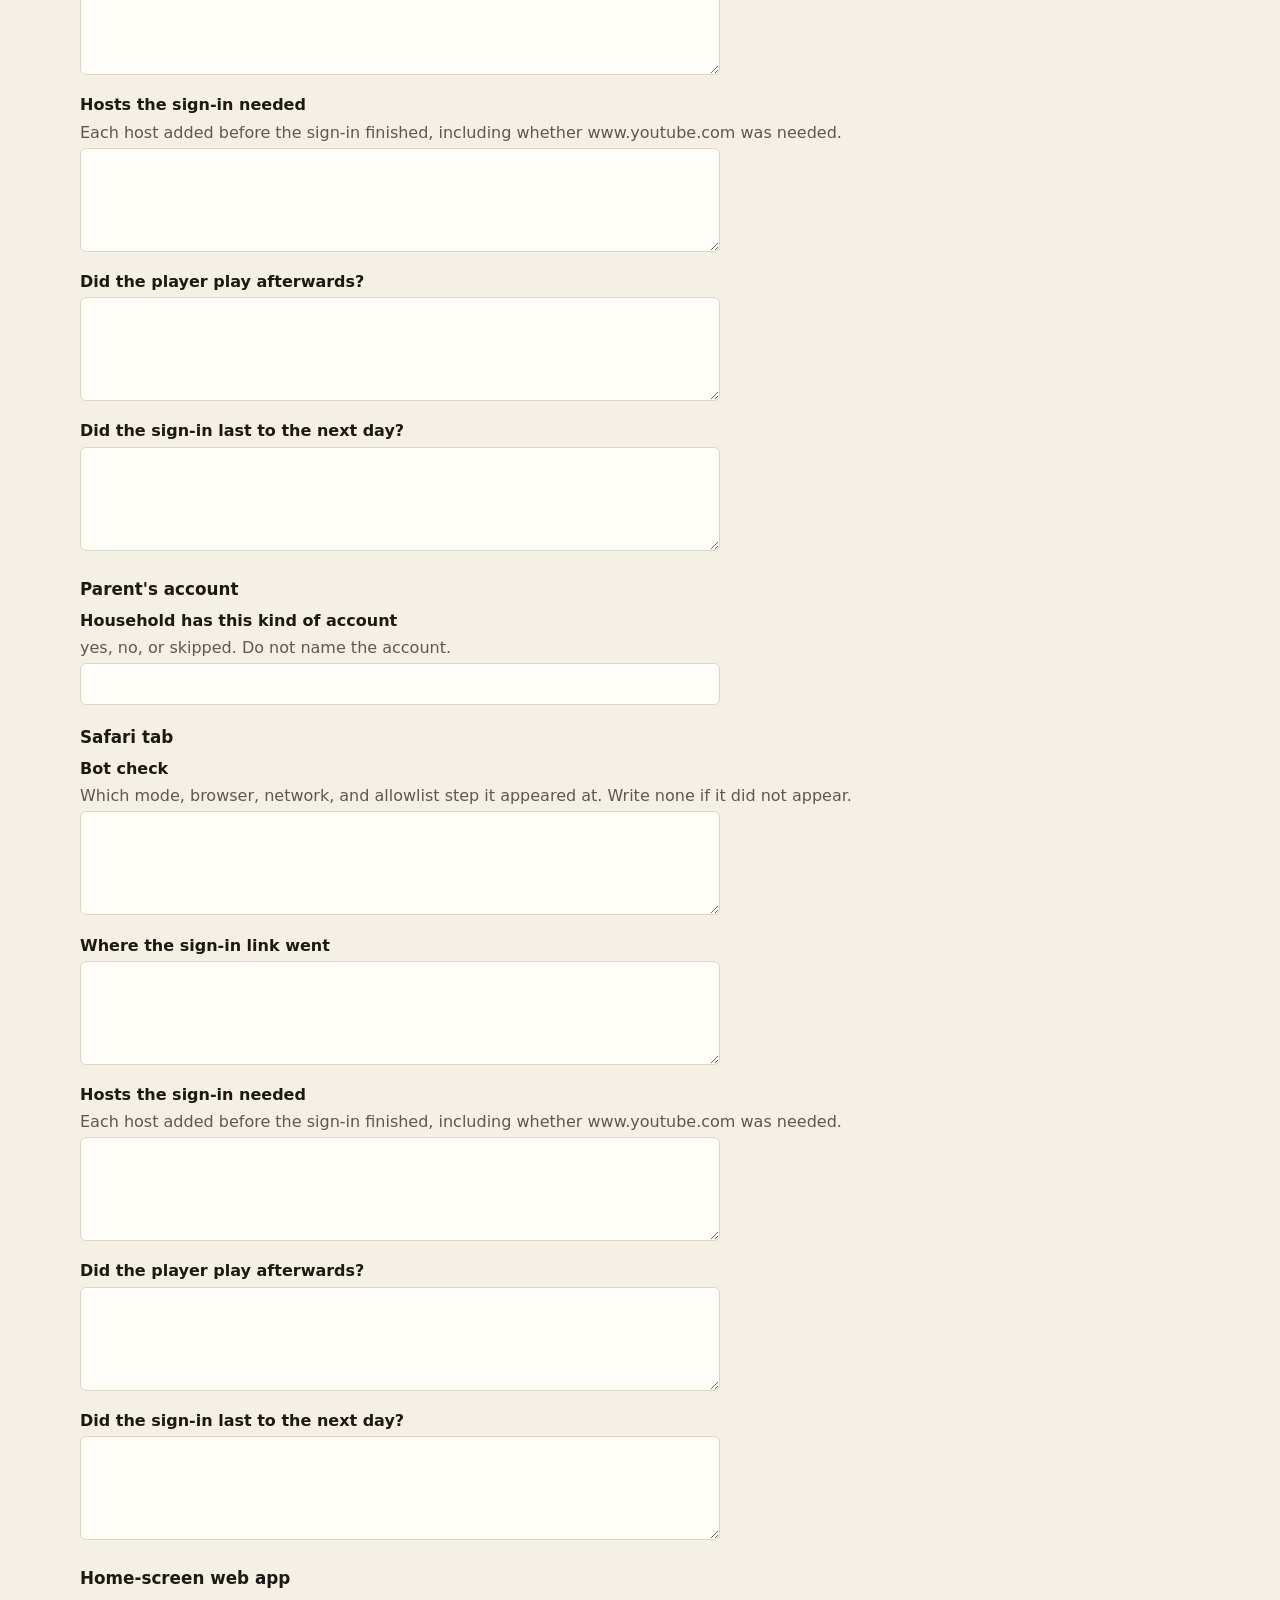
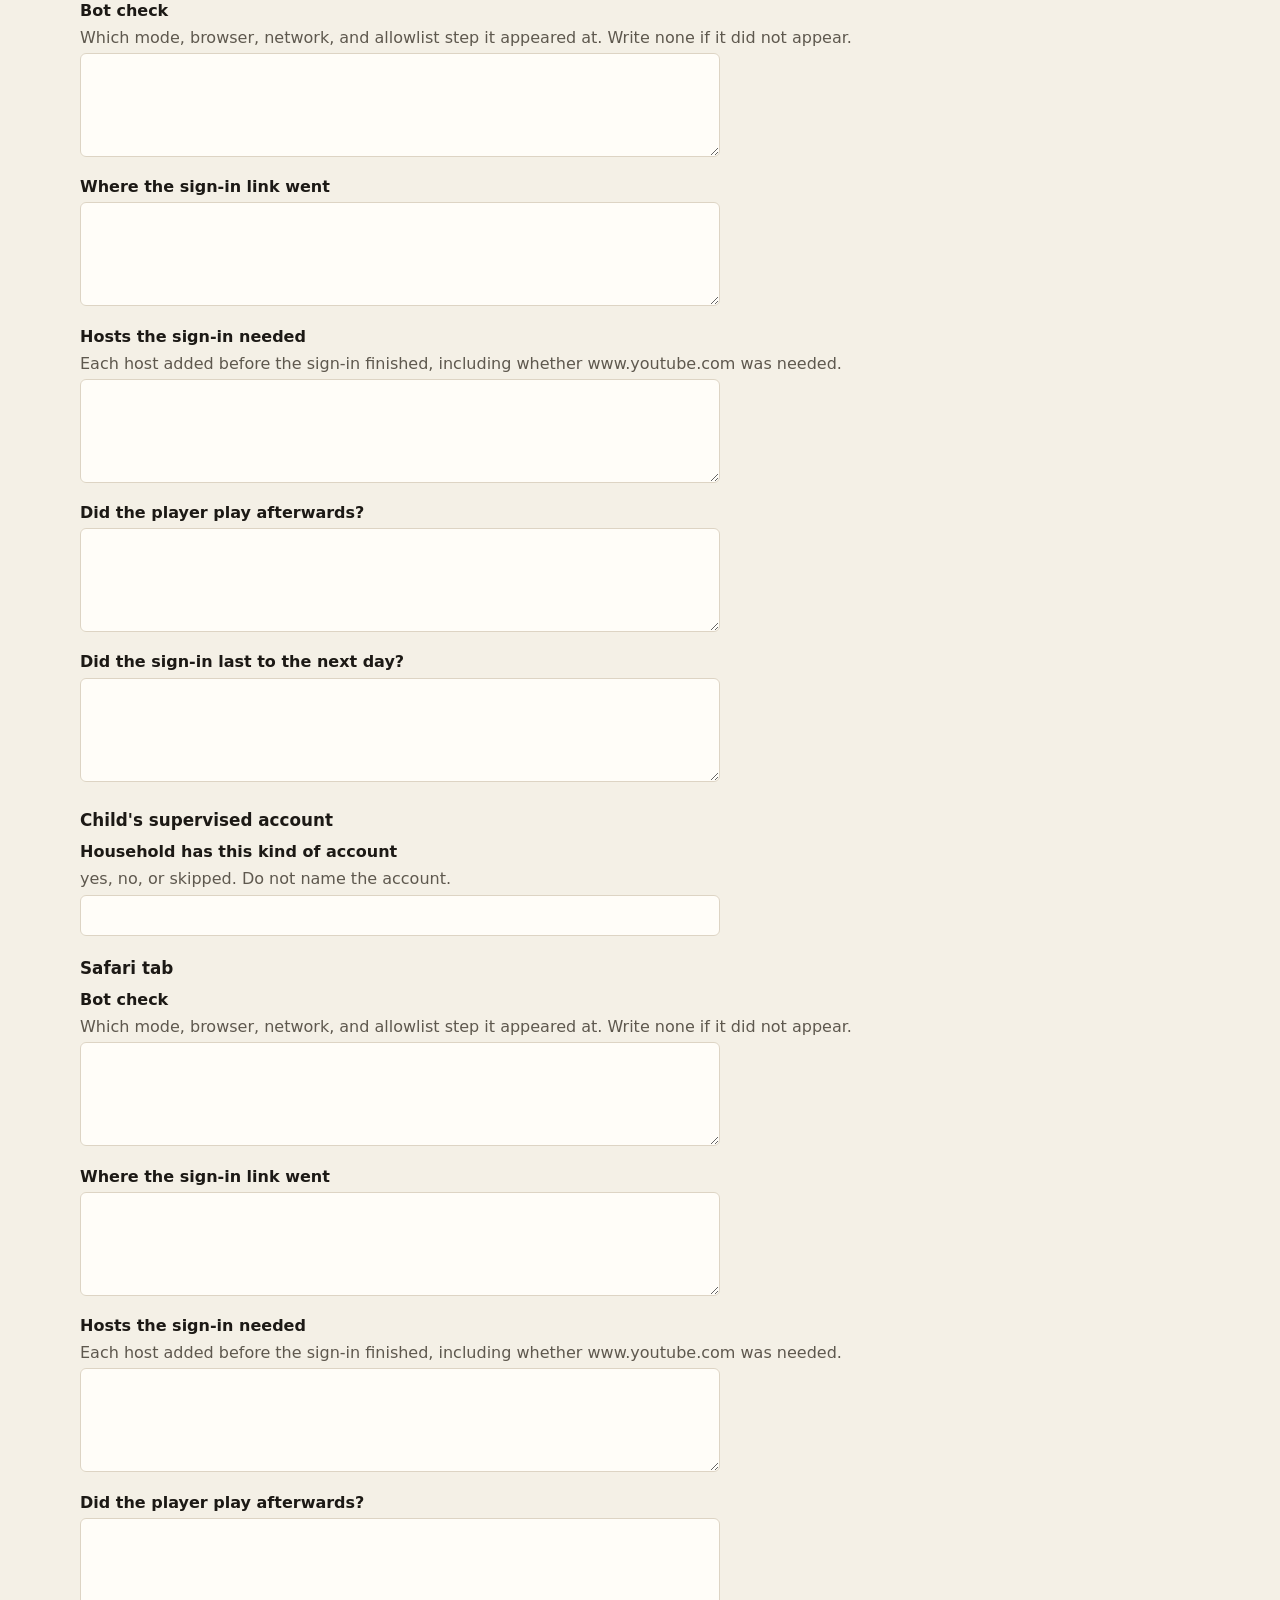
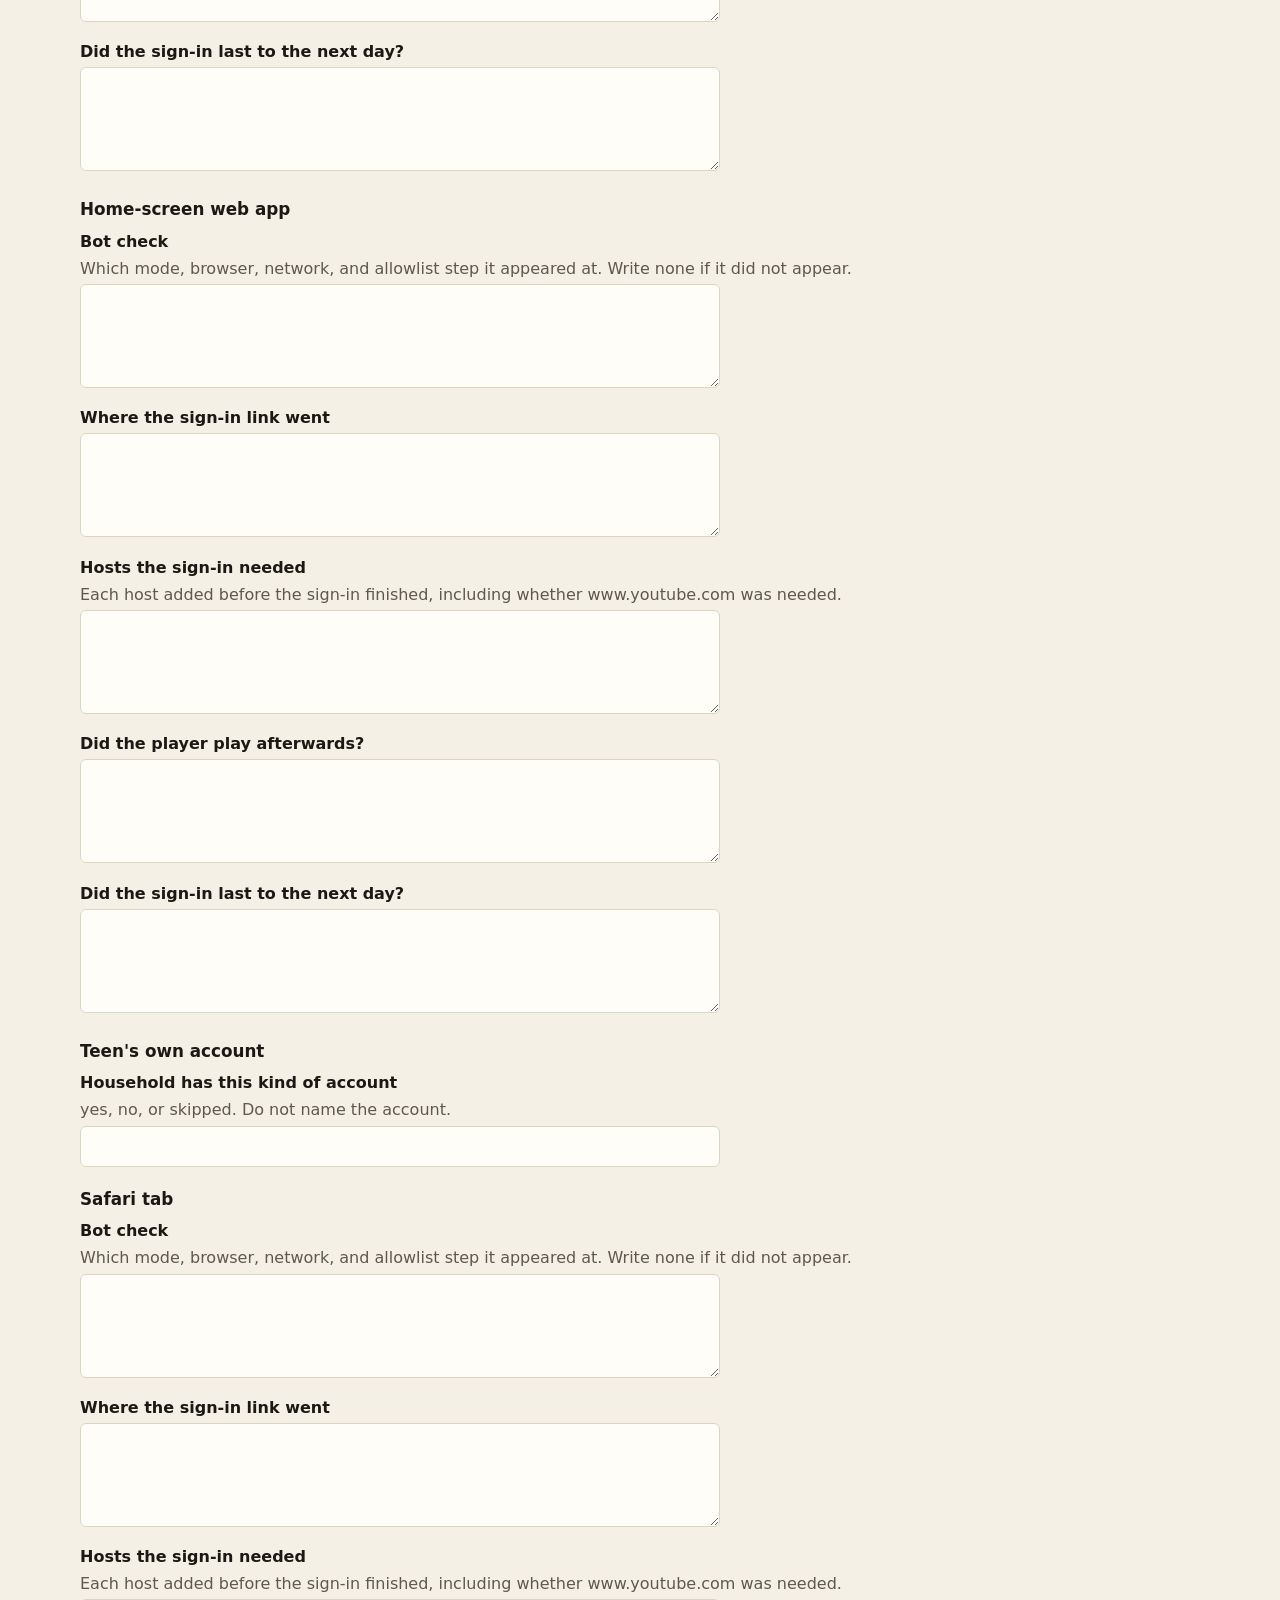
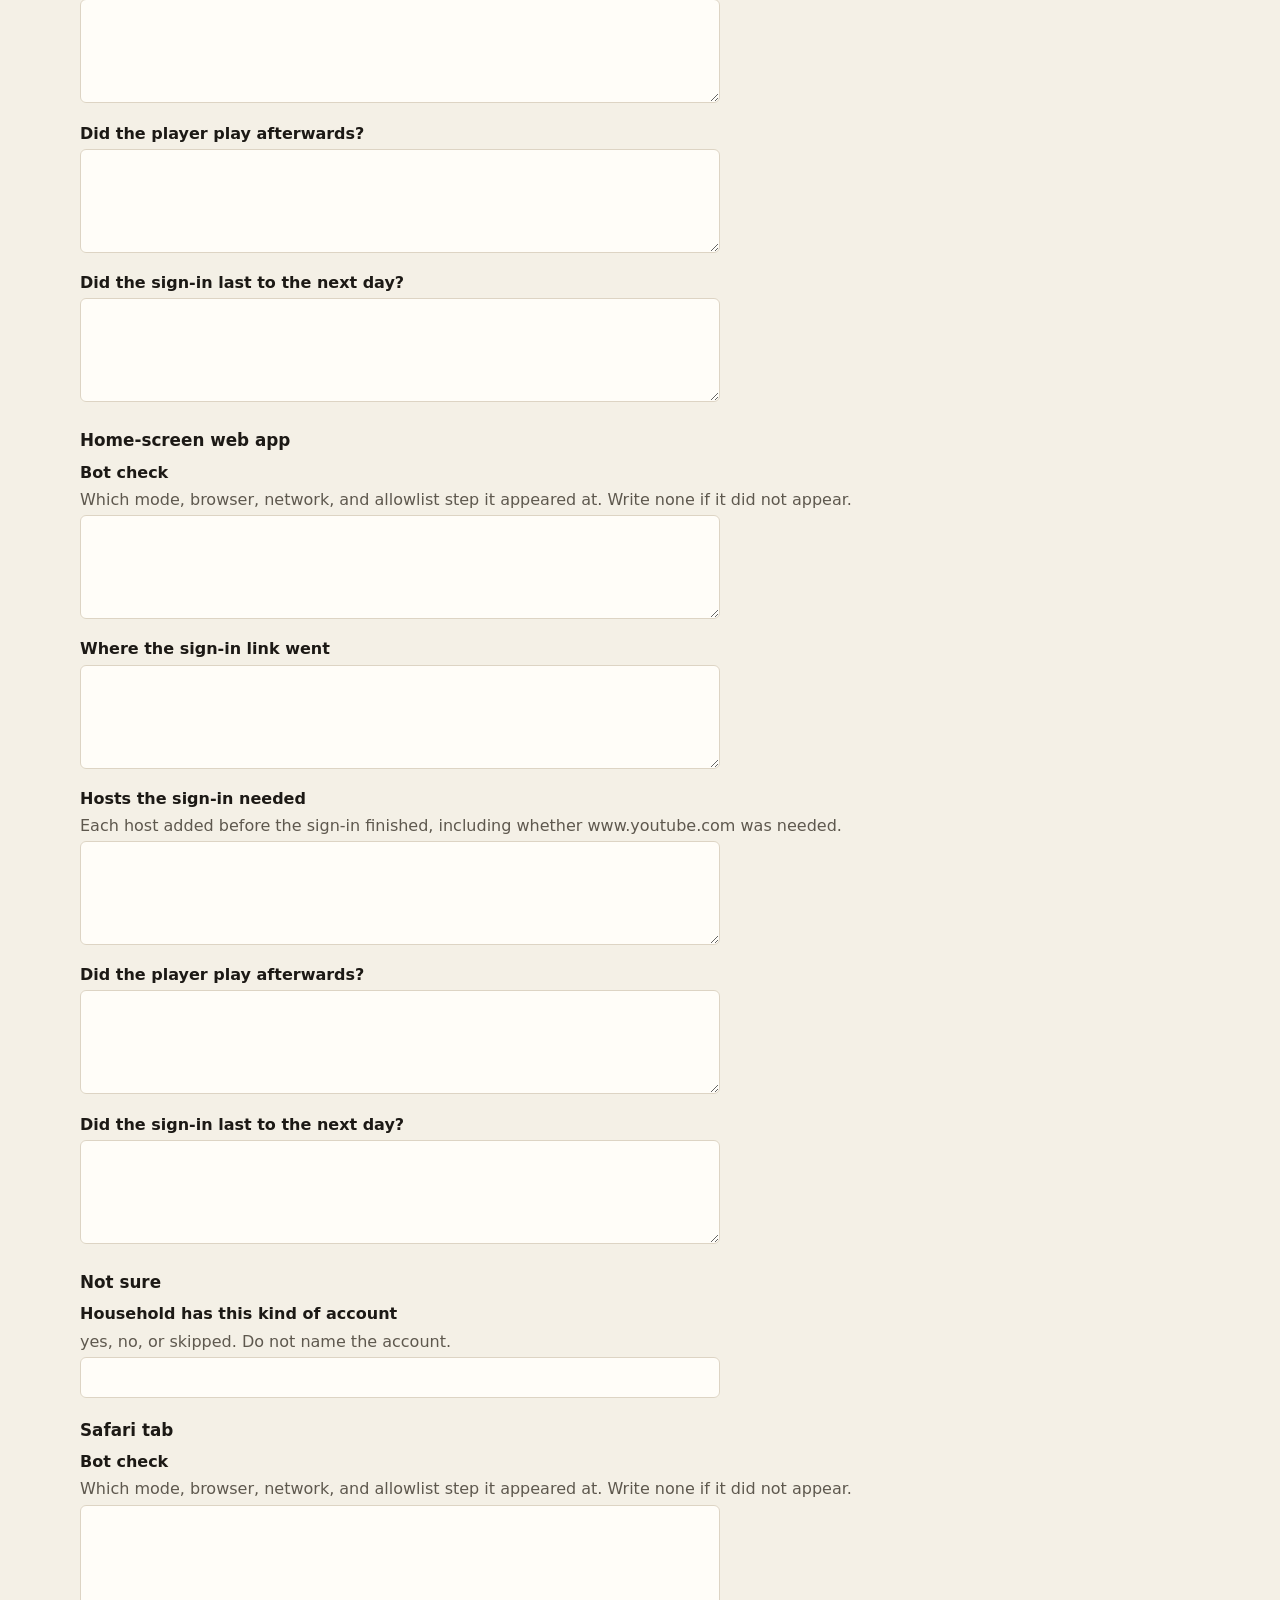
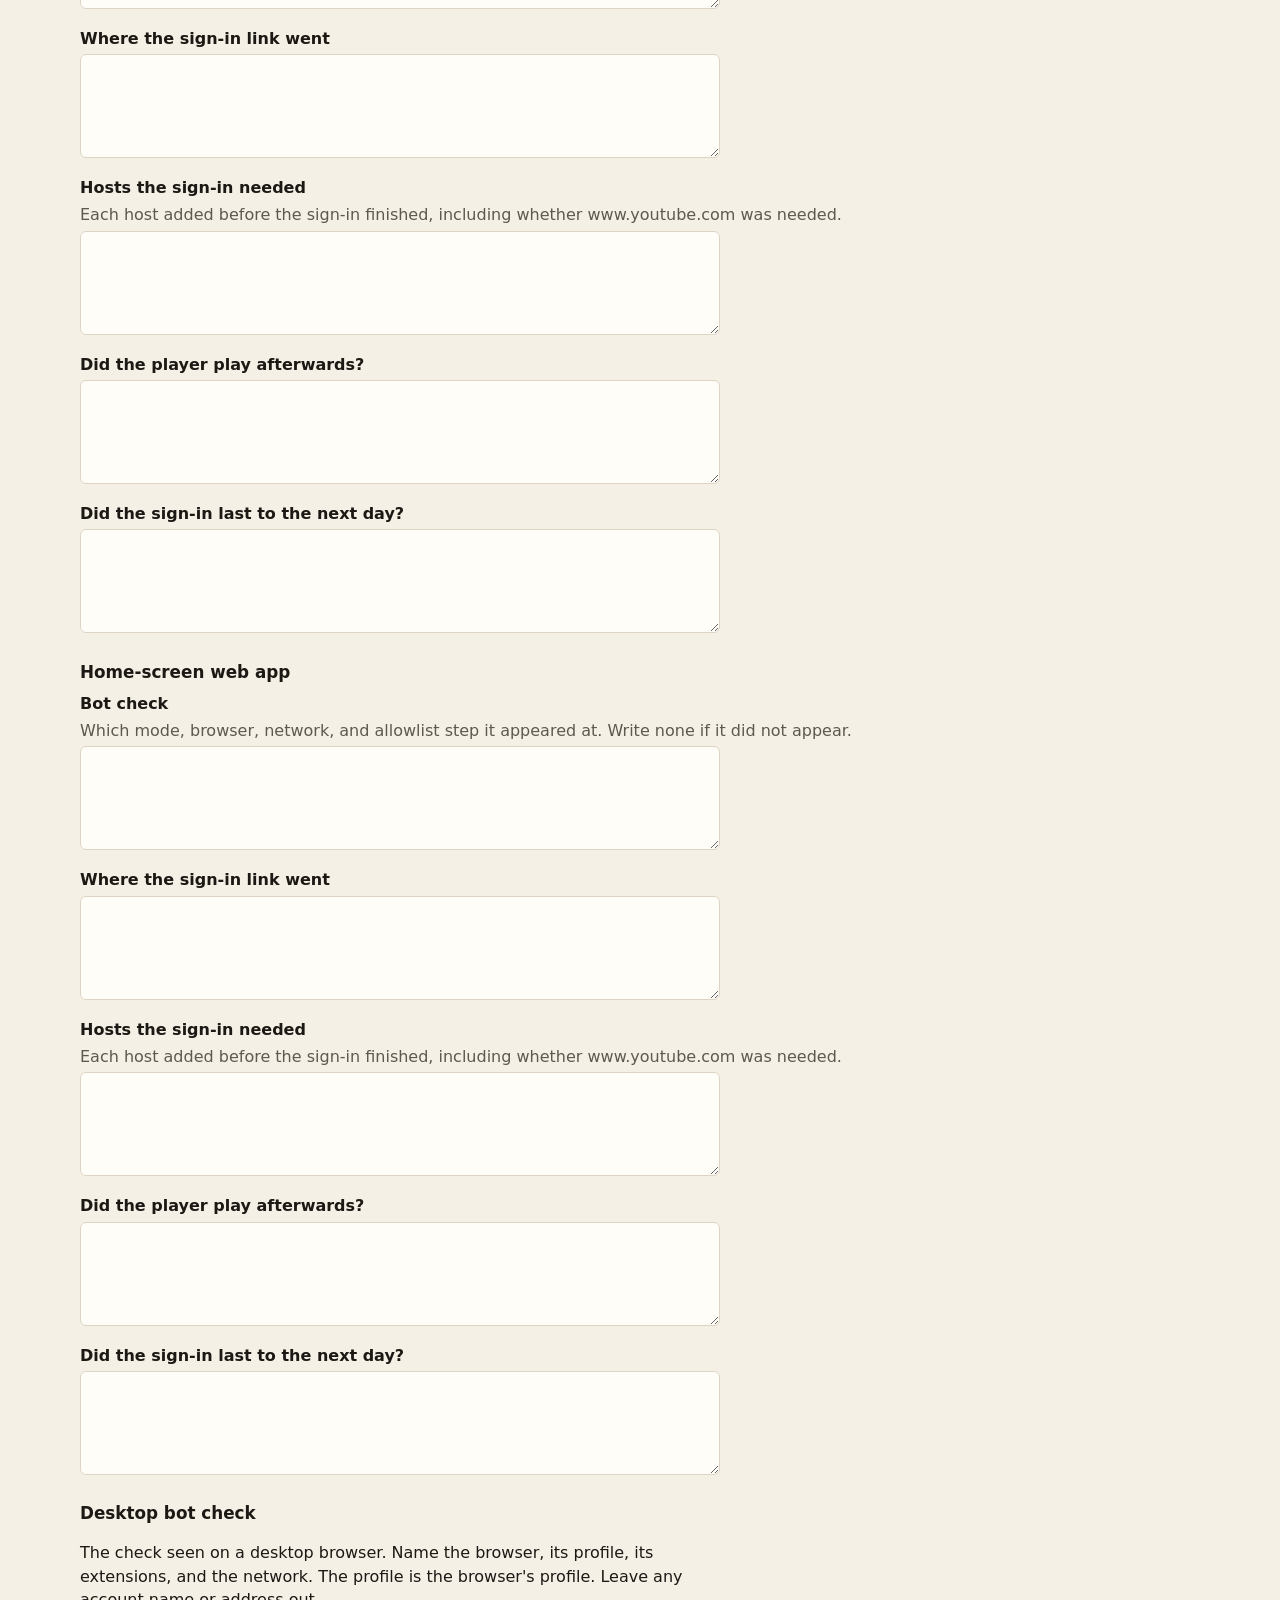
<file: docs/results.html>
<!DOCTYPE html>
<html lang="en">
<head>
  <meta charset="utf-8">
  <meta name="viewport" content="width=device-width, initial-scale=1">
  <meta name="tf-version" content="2026-10-04.1">
  <meta name="theme-color" content="#f4f0e6">
  <meta name="apple-mobile-web-app-capable" content="yes">
  <meta name="mobile-web-app-capable" content="yes">
  <meta name="apple-mobile-web-app-title" content="iPad check">
  <meta name="apple-mobile-web-app-status-bar-style" content="default">
  <link rel="manifest" href="app.webmanifest?v=2026-10-04.1">
  <link rel="stylesheet" href="style.css?v=2026-10-04.1">
  <title>tenderfern iPad check — results</title>
</head>
<body class="wide">
  <header class="site">
    <p class="brand"><a href="index.html">tenderfern iPad check</a> <span class="version">2026-10-04.1</span></p>
    <nav>
      <a href="index.html">Home</a>
      <a href="procedure.html">Procedure</a>
      <a href="player.html">Player</a>
      <a href="storage.html">Storage</a>
      <a href="results.html" aria-current="page">Results</a>
      <a href="har.html">Hosts</a>
    </nav>
  </header>
  <main>
    <h1>Results</h1>
    <p>One field for each run and each question. Drafts stay in localStorage on this device, in this context: a Safari tab and a home-screen web app do not share the draft. Export Markdown with the log attached, and save that file in the repository as <code>results/&lt;date&gt;-&lt;device&gt;.md</code>.</p>
    <div id="results-form"></div>
    <div class="actions">
      <button type="button" id="save-draft">Save draft</button>
      <button type="button" id="attach-log" class="secondary">Attach the current log</button>
      <button type="button" id="export-copy">Copy Markdown</button>
      <button type="button" id="export-download">Download Markdown</button>
      <button type="button" id="clear-draft" class="secondary">Clear draft</button>
    </div>
    <p id="export-path" class="filename"></p>
    <p id="save-status" class="log-status" role="status"></p>
    <noscript><p class="caution">This page needs JavaScript to keep the draft and export it.</p></noscript>
  </main>
  <section id="log-panel" class="panel"></section>
  <script src="config.js?v=2026-10-04.1"></script>
  <script src="log.js?v=2026-10-04.1"></script>
  <script src="results.js?v=2026-10-04.1"></script>
</body>
</html>
</file>
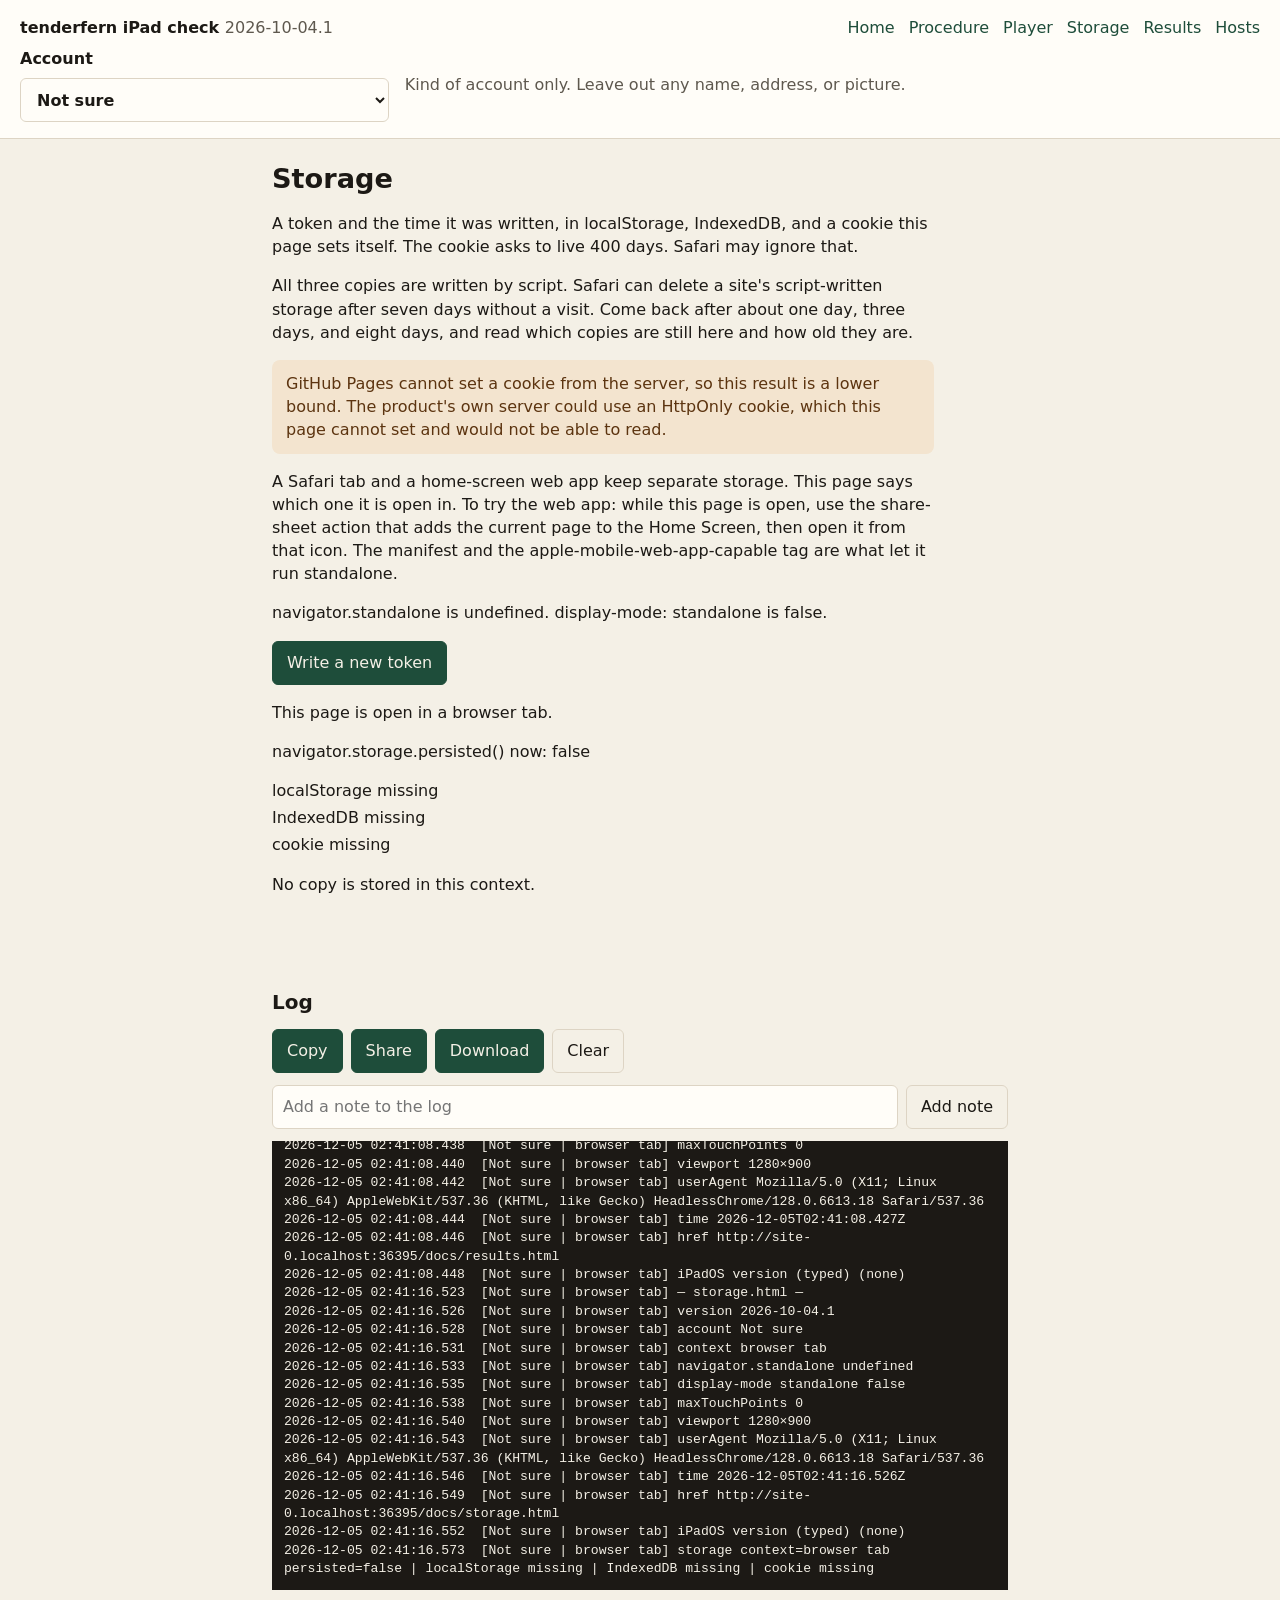
<file: docs/storage.html>
<!DOCTYPE html>
<html lang="en">
<head>
  <meta charset="utf-8">
  <meta name="viewport" content="width=device-width, initial-scale=1">
  <meta name="tf-version" content="2026-10-04.1">
  <meta name="theme-color" content="#f4f0e6">
  <meta name="apple-mobile-web-app-capable" content="yes">
  <meta name="mobile-web-app-capable" content="yes">
  <meta name="apple-mobile-web-app-title" content="iPad check">
  <meta name="apple-mobile-web-app-status-bar-style" content="default">
  <link rel="manifest" href="app.webmanifest?v=2026-10-04.1">
  <link rel="stylesheet" href="style.css?v=2026-10-04.1">
  <title>tenderfern iPad check — storage</title>
</head>
<body>
  <header class="site">
    <p class="brand"><a href="index.html">tenderfern iPad check</a> <span class="version">2026-10-04.1</span></p>
    <nav>
      <a href="index.html">Home</a>
      <a href="procedure.html">Procedure</a>
      <a href="player.html">Player</a>
      <a href="storage.html" aria-current="page">Storage</a>
      <a href="results.html">Results</a>
      <a href="har.html">Hosts</a>
    </nav>
  </header>
  <main>
    <h1>Storage</h1>
    <p>A token and the time it was written, in localStorage, IndexedDB, and a cookie this page sets itself. The cookie asks to live 400 days. Safari may ignore that.</p>
    <p>All three copies are written by script. Safari can delete a site's script-written storage after seven days without a visit. Come back after about one day, three days, and eight days, and read which copies are still here and how old they are.</p>
    <p class="note">GitHub Pages cannot set a cookie from the server, so this result is a lower bound. The product's own server could use an HttpOnly cookie, which this page cannot set and would not be able to read.</p>
    <p>A Safari tab and a home-screen web app keep separate storage. This page says which one it is open in. To try the web app: while this page is open, use the share-sheet action that adds the current page to the Home Screen, then open it from that icon. The manifest and the apple-mobile-web-app-capable tag are what let it run standalone.</p>
    <p id="storage-context"></p>
    <div class="actions">
      <button type="button" id="write-token">Write a new token</button>
    </div>
    <div id="storage-report"></div>
    <noscript><p class="caution">This page needs JavaScript to write and read the token.</p></noscript>
  </main>
  <section id="log-panel" class="panel"></section>
  <script src="config.js?v=2026-10-04.1"></script>
  <script src="log.js?v=2026-10-04.1"></script>
  <script src="storage.js?v=2026-10-04.1"></script>
</body>
</html>
</file>
<file: docs/style.css>
:root {
  color-scheme: light;
  --bg: #f4f0e6;
  --ink: #1c1915;
  --muted: #5e584e;
  --line: #ddd4c4;
  --paper: #fffdf8;
  --accent: #1e4d3a;
  --accent-ink: #f4f0e6;
  --warn-bg: #f3e4cf;
  --warn-ink: #5c3410;
  --slot: #171614;
  --slot-ink: #f4f0e6;
  --log: #1c1915;
  --log-ink: #f4f0e6;
  --focus: #1e4d3a;
}

* { box-sizing: border-box; }

html { font-size: 100%; }

body {
  margin: 0;
  background: var(--bg);
  color: var(--ink);
  font-family: system-ui, sans-serif;
  line-height: 1.45;
}

a { color: var(--accent); }
a:hover { text-decoration: none; }

:focus-visible {
  outline: 3px solid var(--focus);
  outline-offset: 2px;
}

.site {
  display: flex;
  flex-wrap: wrap;
  gap: 8px 20px;
  align-items: baseline;
  justify-content: space-between;
  padding: 16px 20px;
  border-bottom: 1px solid var(--line);
  background: var(--paper);
}

.brand {
  margin: 0;
  font-weight: 650;
}

.brand a { color: inherit; text-decoration: none; }

.version {
  font-weight: 450;
  color: var(--muted);
  font-variant-numeric: tabular-nums;
}

nav { display: flex; flex-wrap: wrap; gap: 8px 14px; }

.account-bar {
  flex: 1 0 100%;
  display: flex;
  flex-wrap: wrap;
  gap: 8px 16px;
  align-items: center;
}

.account-bar label {
  display: flex;
  flex-wrap: wrap;
  gap: 8px;
  align-items: center;
  font-weight: 650;
}

.account-bar select {
  font: inherit;
  min-height: 44px;
  min-width: 16rem;
  padding: 8px 12px;
  border-radius: 6px;
  border: 1px solid var(--line);
  background: var(--paper);
  color: var(--ink);
}

.account-bar p { margin: 0; }

nav a { text-decoration: none; }

main {
  width: min(46rem, calc(100% - 32px));
  margin: 0 auto;
  padding: 24px 0 48px;
}

body.wide main { width: min(70rem, calc(100% - 32px)); }

h1 { font-size: 1.7rem; line-height: 1.2; margin: 0 0 12px; }
h2 { font-size: 1.25rem; margin: 28px 0 8px; }
h3 { font-size: 1.05rem; margin: 20px 0 8px; }

p, li { max-width: 65ch; }

.lede { font-size: 1.08rem; }

.note, .caution {
  background: var(--warn-bg);
  color: var(--warn-ink);
  padding: 12px 14px;
  border-radius: 8px;
}

.note p, .caution p { margin: 0 0 8px; max-width: none; }
.note p:last-child, .caution p:last-child { margin-bottom: 0; }

code, .mono {
  font-family: ui-monospace, "Cascadia Mono", "Segoe UI Mono", monospace;
  font-size: 0.92em;
}

fieldset {
  border: 1px solid var(--line);
  border-radius: 8px;
  background: var(--paper);
  margin: 0 0 16px;
  padding: 8px 14px 12px;
}

legend { padding: 0 6px; font-weight: 650; }

.choice {
  display: flex;
  gap: 10px;
  align-items: flex-start;
  padding: 8px 0;
  max-width: none;
}

.choice input {
  width: 1.35rem;
  height: 1.35rem;
  margin-top: 0.15rem;
  flex: 0 0 auto;
}

.choice span { display: block; }

.muted { color: var(--muted); }

label.field {
  display: block;
  margin: 0 0 12px;
  max-width: none;
}

label.field .field-label {
  display: block;
  font-weight: 600;
  margin-bottom: 4px;
}

label.field .muted {
  display: block;
  font-weight: 400;
  margin-bottom: 4px;
}

input[type="text"],
input[type="number"],
input[type="date"],
input[type="url"],
textarea,
select {
  font: inherit;
  color: inherit;
  background: var(--paper);
  border: 1px solid var(--line);
  border-radius: 6px;
  padding: 8px 10px;
  width: min(100%, 40rem);
}

textarea { min-height: 6.5rem; resize: vertical; }

.inline {
  display: flex;
  flex-wrap: wrap;
  gap: 12px 20px;
  align-items: end;
}

.inline label.field { margin: 0; }

button, .button {
  font: inherit;
  min-height: 44px;
  padding: 8px 14px;
  border-radius: 6px;
  border: 1px solid var(--accent);
  background: var(--accent);
  color: var(--accent-ink);
  cursor: pointer;
}

button.secondary, .button.secondary {
  background: transparent;
  color: var(--ink);
  border-color: var(--line);
}

.actions { display: flex; flex-wrap: wrap; gap: 8px; margin: 12px 0; }

.player-slot {
  position: relative;
  width: 100%;
  min-width: 200px;
  min-height: 200px;
  aspect-ratio: 16 / 9;
  background: var(--slot);
  color: var(--slot-ink);
  overflow: hidden;
}

.player-slot iframe {
  position: absolute;
  inset: 0;
  width: 100% !important;
  height: 100% !important;
  border: 0;
}

.placeholder, .guard-panel {
  position: absolute;
  inset: 0;
  display: flex;
  flex-direction: column;
  align-items: center;
  justify-content: center;
  padding: 16px;
  text-align: center;
}

.placeholder p, .guard-panel p { max-width: 36rem; }

.guard-panel { background: var(--warn-bg); color: var(--warn-ink); }

.status-list { list-style: none; padding: 0; margin: 12px 0; }
.status-list li { max-width: none; margin: 0 0 4px; }

.checklist { padding-left: 1.2rem; }
.checklist li { margin: 0 0 6px; }

table {
  border-collapse: collapse;
  width: 100%;
  background: var(--paper);
  font-size: 0.95rem;
}

th, td {
  border: 1px solid var(--line);
  padding: 6px 8px;
  text-align: left;
  vertical-align: top;
}

th { background: #efeae0; }

caption {
  caption-side: top;
  text-align: left;
  font-weight: 650;
  padding: 8px 0;
}

.table-wrap { overflow-x: auto; margin: 8px 0 16px; }

table input[type="text"] { width: 11rem; min-width: 8rem; }

.env-grid {
  display: grid;
  grid-template-columns: minmax(9rem, 14rem) 1fr;
  gap: 6px 12px;
  margin: 0;
}

.env-grid dt { font-weight: 600; }
.env-grid dd { margin: 0; overflow-wrap: anywhere; }

.log-view {
  margin: 0;
  min-height: 8rem;
  max-height: 50vh;
  overflow: auto;
  padding: 12px;
  background: var(--log);
  color: var(--log-ink);
  white-space: pre-wrap;
  overflow-wrap: anywhere;
  font-family: ui-monospace, "Cascadia Mono", "Segoe UI Mono", monospace;
  font-size: 0.82rem;
  line-height: 1.4;
}

.log-status { min-height: 1.4em; color: var(--muted); margin: 8px 0; }

#log-panel {
  width: min(46rem, calc(100% - 32px));
  margin: 0 auto 48px;
}

body.wide #log-panel {
  width: min(70rem, calc(100% - 32px));
}

.page-list { padding-left: 1.2rem; }
.page-list li { margin: 0 0 8px; }

details { margin: 6px 0 10px; }
summary { cursor: pointer; }

.filename { overflow-wrap: anywhere; }
</file>
